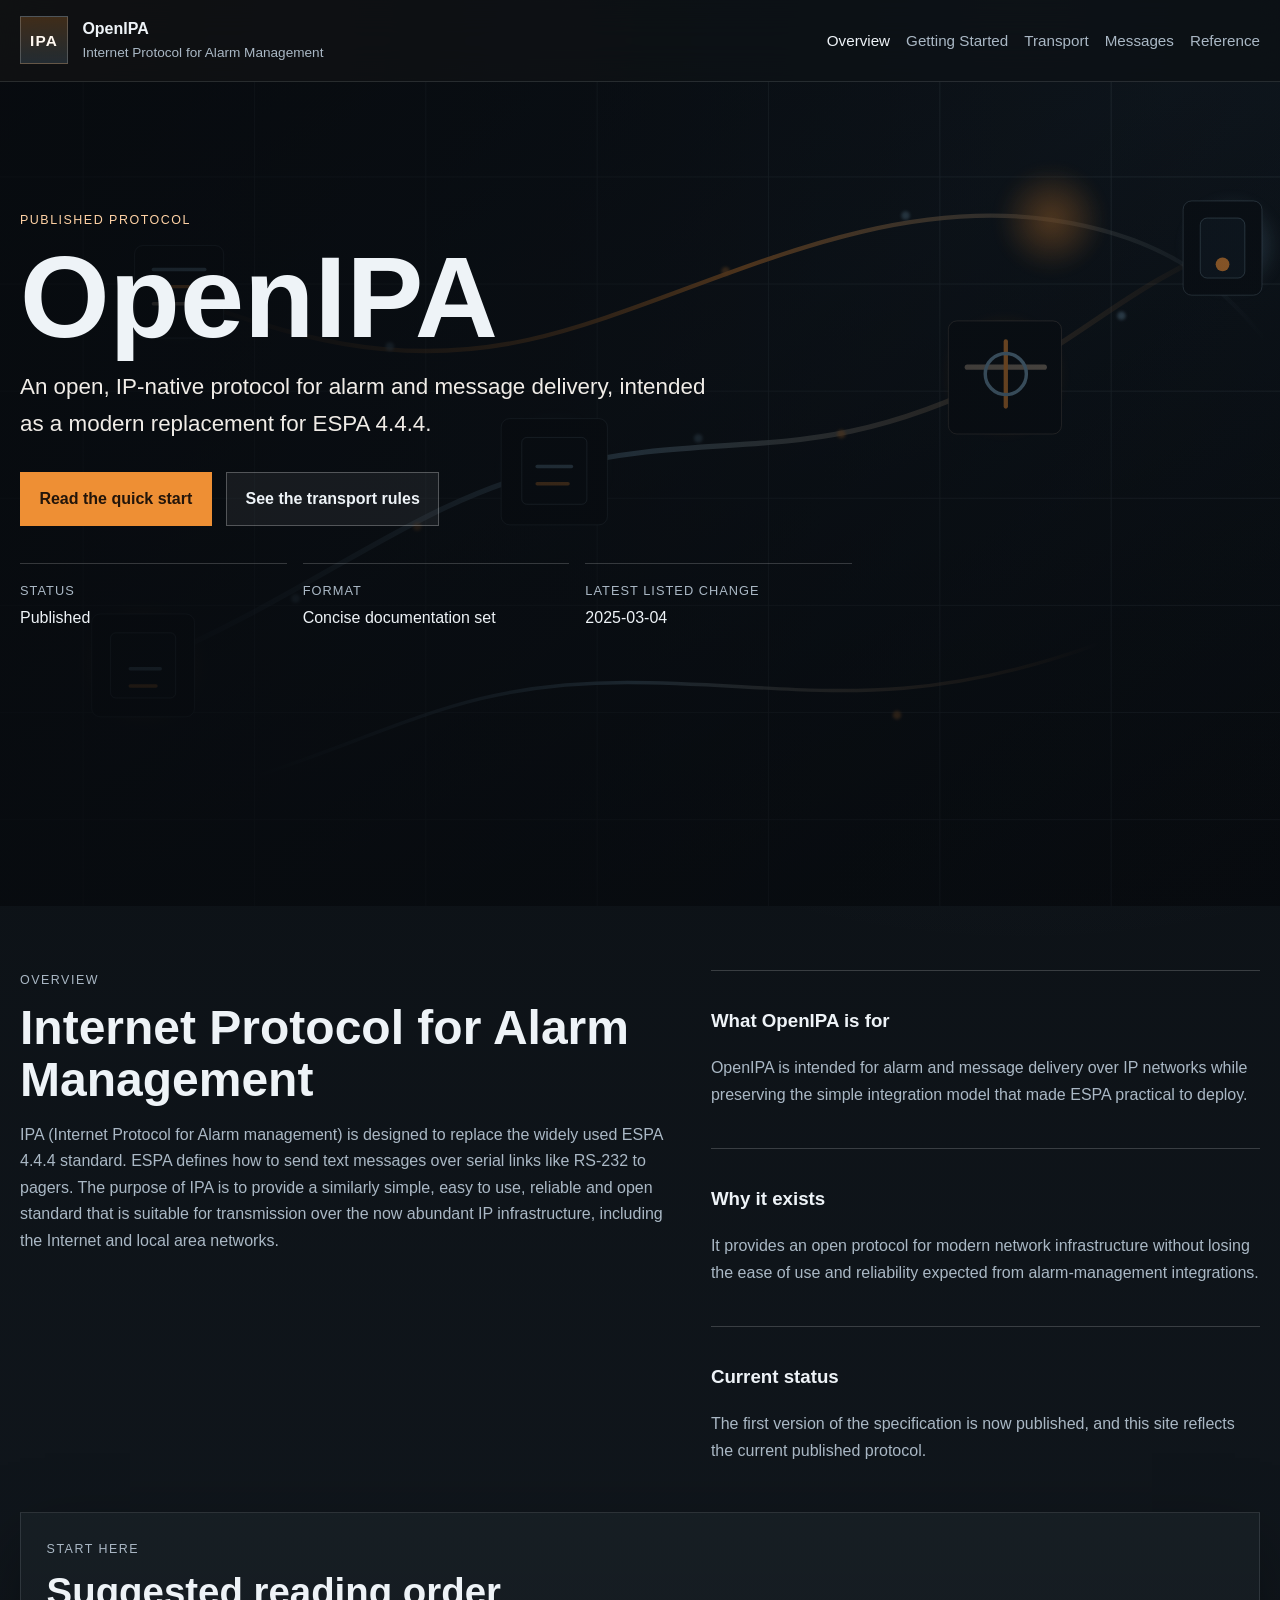
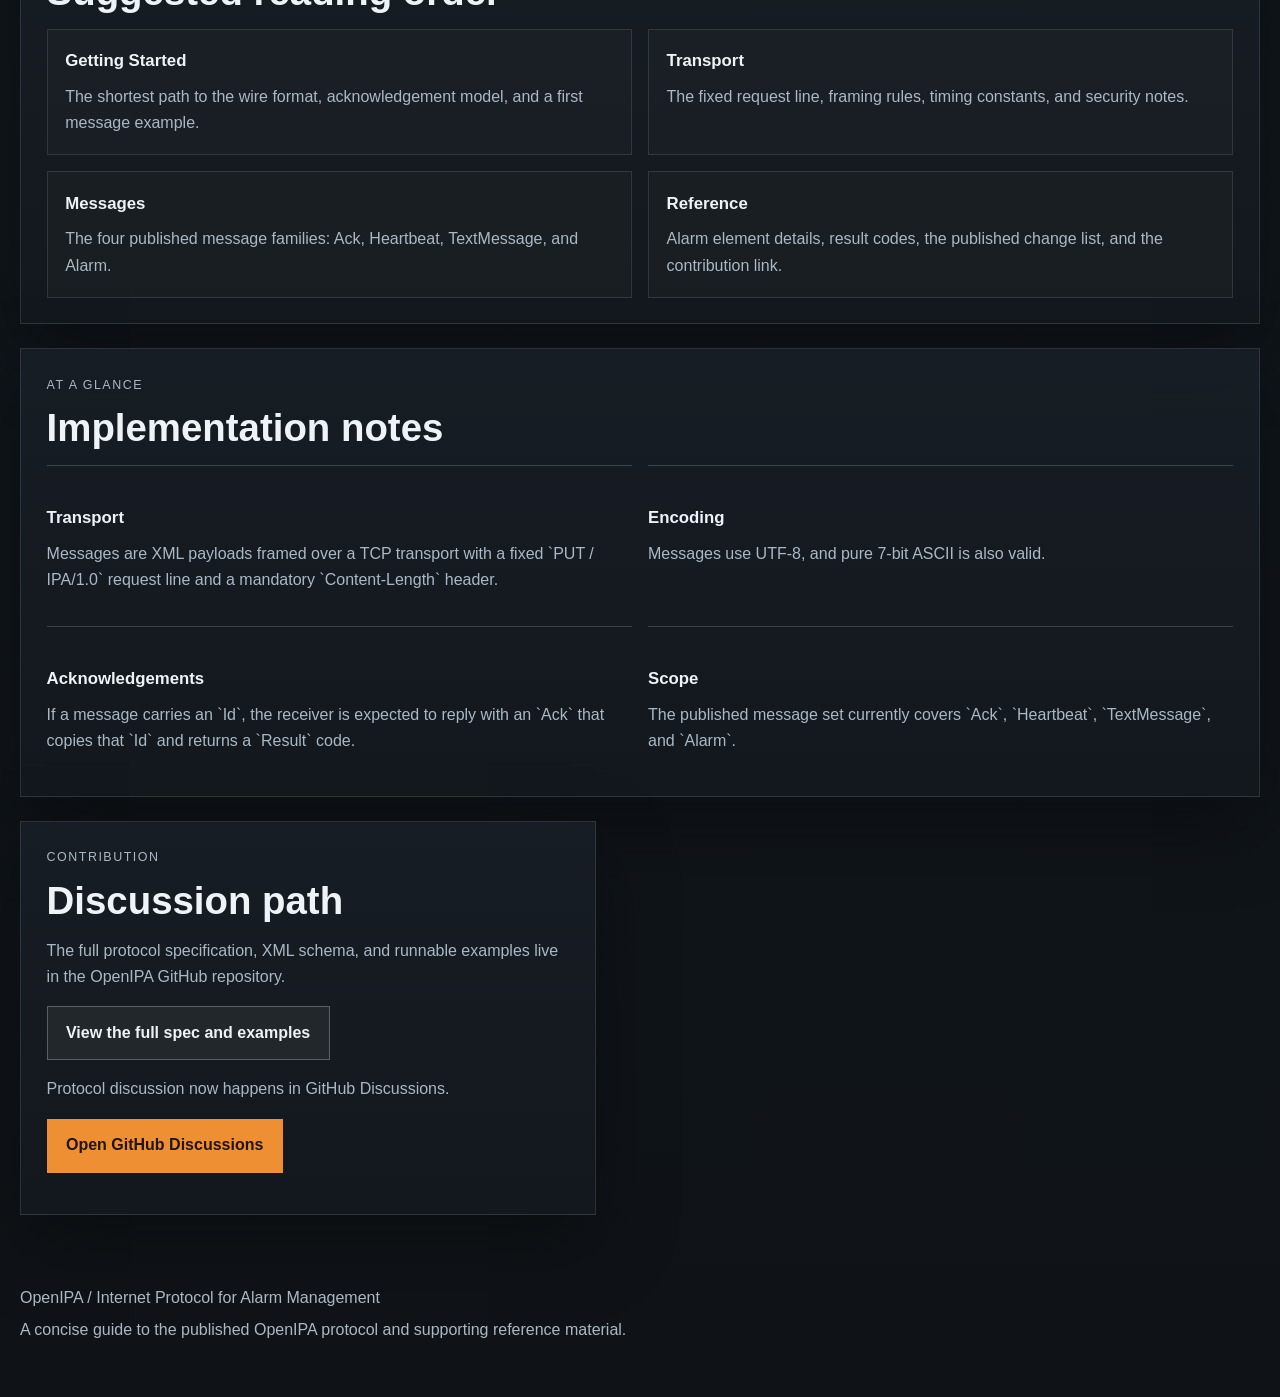
<file: index.html>
<!DOCTYPE html>
<html lang="en">
<head>
  <meta charset="utf-8">
  <meta name="viewport" content="width=device-width, initial-scale=1">
  <title>OpenIPA | Internet Protocol for Alarm Management</title>
  <meta name="description" content="OpenIPA is an open, IP-native protocol for alarm management. This site presents the published specification in a concise documentation set.">
  <link rel="stylesheet" href="assets/styles.css">
</head>
<body>
  <header class="site-header">
    <a class="brand" href="index.html" aria-label="OpenIPA home">
      <span class="brand-mark">IPA</span>
      <span class="brand-copy">
        <strong>OpenIPA</strong>
        <span>Internet Protocol for Alarm Management</span>
      </span>
    </a>
    <nav class="top-nav" aria-label="Primary">
      <a href="index.html">Overview</a>
      <a href="docs/getting-started.html">Getting Started</a>
      <a href="docs/transport.html">Transport</a>
      <a href="docs/messages.html">Messages</a>
      <a href="docs/reference.html">Reference</a>
    </nav>
    <button class="nav-toggle" type="button" aria-expanded="false" aria-controls="site-nav" data-nav-toggle>Menu</button>
  </header>

  <nav class="mobile-nav" id="site-nav" aria-label="Mobile" data-mobile-nav>
    <a href="index.html">Overview</a>
    <a href="docs/getting-started.html">Getting Started</a>
    <a href="docs/transport.html">Transport</a>
    <a href="docs/messages.html">Messages</a>
    <a href="docs/reference.html">Reference</a>
  </nav>

  <main>
    <section class="hero hero-home">
      <div class="hero-media">
        <img src="assets/hero.svg" alt="A network-oriented visual representing alarm messages moving across IP infrastructure.">
      </div>
      <div class="hero-overlay"></div>
      <div class="hero-content">
        <p class="eyebrow">Published protocol</p>
        <h1>OpenIPA</h1>
        <p class="hero-text">An open, IP-native protocol for alarm and message delivery, intended as a modern replacement for ESPA 4.4.4.</p>
        <div class="hero-actions">
          <a class="button button-primary" href="docs/getting-started.html">Read the quick start</a>
          <a class="button button-secondary" href="docs/transport.html">See the transport rules</a>
        </div>
        <dl class="status-strip">
          <div>
            <dt>Status</dt>
            <dd>Published</dd>
          </div>
          <div>
            <dt>Format</dt>
            <dd>Concise documentation set</dd>
          </div>
          <div>
            <dt>Latest listed change</dt>
            <dd>2025-03-04</dd>
          </div>
        </dl>
      </div>
    </section>

    <section class="intro-band">
      <div class="intro-copy">
        <p class="section-kicker">Overview</p>
        <h2>Internet Protocol for Alarm Management</h2>
        <p>IPA (Internet Protocol for Alarm management) is designed to replace the widely used ESPA 4.4.4 standard. ESPA defines how to send text messages over serial links like RS-232 to pagers. The purpose of IPA is to provide a similarly simple, easy to use, reliable and open standard that is suitable for transmission over the now abundant IP infrastructure, including the Internet and local area networks.</p>
      </div>
      <div class="intro-list">
        <div>
          <h3>What OpenIPA is for</h3>
          <p>OpenIPA is intended for alarm and message delivery over IP networks while preserving the simple integration model that made ESPA practical to deploy.</p>
        </div>
        <div>
          <h3>Why it exists</h3>
          <p>It provides an open protocol for modern network infrastructure without losing the ease of use and reliability expected from alarm-management integrations.</p>
        </div>
        <div>
          <h3>Current status</h3>
          <p>The first version of the specification is now published, and this site reflects the current published protocol.</p>
        </div>
      </div>
    </section>

    <section class="home-grid">
      <article class="panel">
        <p class="section-kicker">Start here</p>
        <h2>Suggested reading order</h2>
        <div class="card-grid">
          <a class="doc-card" href="docs/getting-started.html">
            <h3>Getting Started</h3>
            <p>The shortest path to the wire format, acknowledgement model, and a first message example.</p>
          </a>
          <a class="doc-card" href="docs/transport.html">
            <h3>Transport</h3>
            <p>The fixed request line, framing rules, timing constants, and security notes.</p>
          </a>
          <a class="doc-card" href="docs/messages.html">
            <h3>Messages</h3>
            <p>The four published message families: Ack, Heartbeat, TextMessage, and Alarm.</p>
          </a>
          <a class="doc-card" href="docs/reference.html">
            <h3>Reference</h3>
            <p>Alarm element details, result codes, the published change list, and the contribution link.</p>
          </a>
        </div>
      </article>

      <article class="panel">
        <p class="section-kicker">At a glance</p>
        <h2>Implementation notes</h2>
        <div class="glance-grid">
          <div>
            <h3>Transport</h3>
            <p>Messages are XML payloads framed over a TCP transport with a fixed `PUT / IPA/1.0` request line and a mandatory `Content-Length` header.</p>
          </div>
          <div>
            <h3>Encoding</h3>
            <p>Messages use UTF-8, and pure 7-bit ASCII is also valid.</p>
          </div>
          <div>
            <h3>Acknowledgements</h3>
            <p>If a message carries an `Id`, the receiver is expected to reply with an `Ack` that copies that `Id` and returns a `Result` code.</p>
          </div>
          <div>
            <h3>Scope</h3>
            <p>The published message set currently covers `Ack`, `Heartbeat`, `TextMessage`, and `Alarm`.</p>
          </div>
        </div>
      </article>

      <article class="panel panel-slim">
        <p class="section-kicker">Contribution</p>
        <h2>Discussion path</h2>
        <p>The full protocol specification, XML schema, and runnable examples live in the OpenIPA GitHub repository.</p>
        <p><a class="button button-secondary" href="https://github.com/bxosolutionsab/openipa" target="_blank" rel="noreferrer">View the full spec and examples</a></p>
        <p>Protocol discussion now happens in GitHub Discussions.</p>
        <p><a class="button button-primary" href="https://github.com/bxosolutionsab/openipa/discussions" target="_blank" rel="noreferrer">Open GitHub Discussions</a></p>
      </article>
    </section>
  </main>

  <footer class="site-footer">
    <p>OpenIPA / Internet Protocol for Alarm Management</p>
    <p>A concise guide to the published OpenIPA protocol and supporting reference material.</p>
  </footer>

  <script src="assets/app.js"></script>
</body>
</html>
</file>
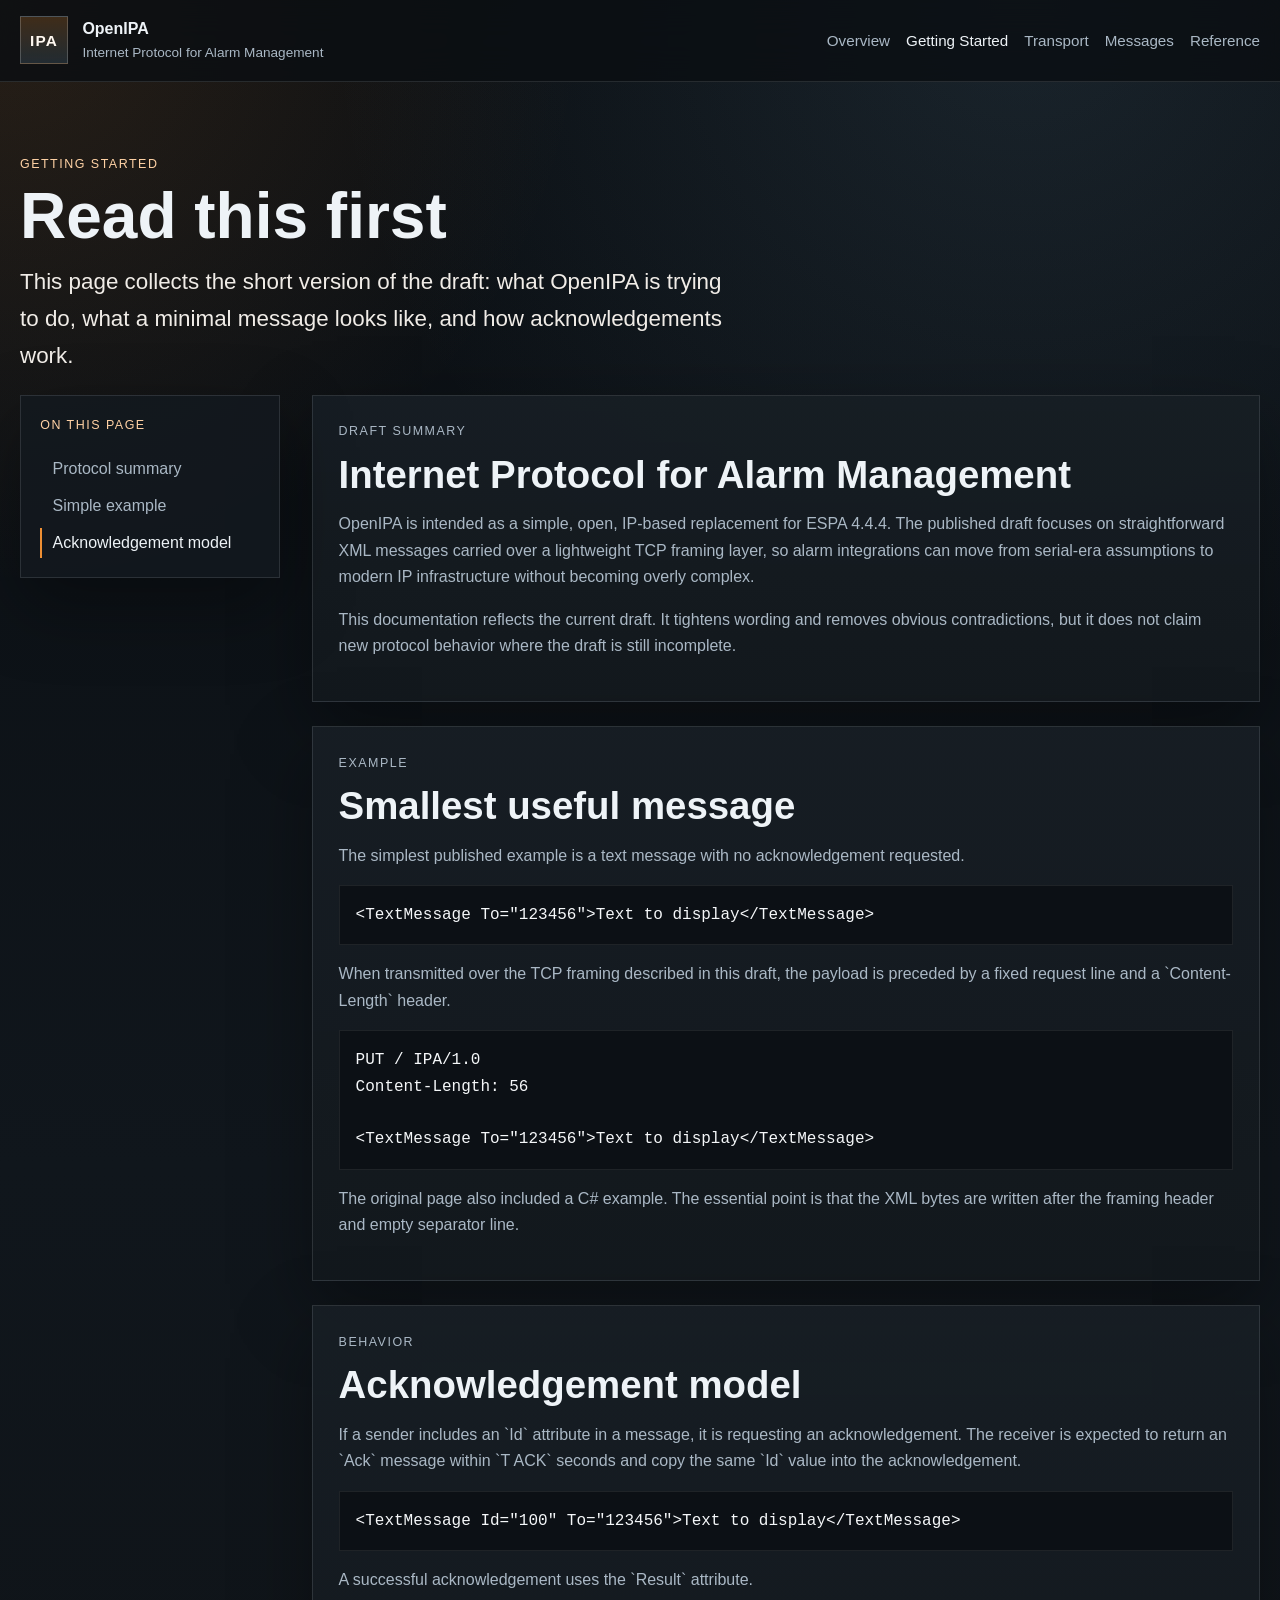
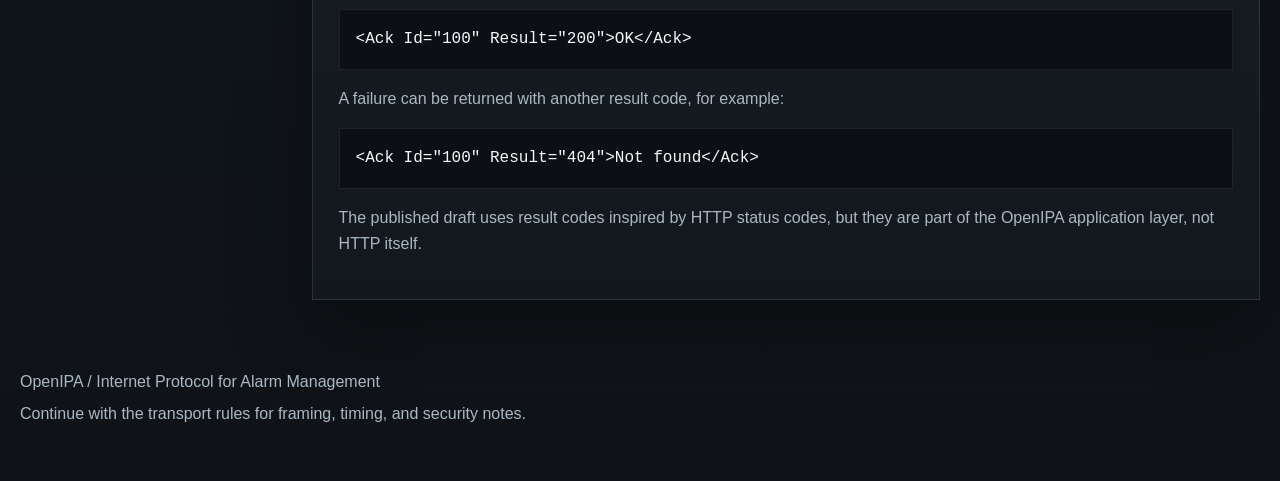
<file: docs/getting-started.html>
<!DOCTYPE html>
<html lang="en">
<head>
  <meta charset="utf-8">
  <meta name="viewport" content="width=device-width, initial-scale=1">
  <title>OpenIPA | Getting Started</title>
  <meta name="description" content="OpenIPA quick start: protocol intent, a first message example, and the acknowledgement model.">
  <link rel="stylesheet" href="../assets/styles.css">
</head>
<body>
  <header class="site-header">
    <a class="brand" href="../index.html" aria-label="OpenIPA home">
      <span class="brand-mark">IPA</span>
      <span class="brand-copy">
        <strong>OpenIPA</strong>
        <span>Internet Protocol for Alarm Management</span>
      </span>
    </a>
    <nav class="top-nav" aria-label="Primary">
      <a href="../index.html">Overview</a>
      <a href="getting-started.html">Getting Started</a>
      <a href="transport.html">Transport</a>
      <a href="messages.html">Messages</a>
      <a href="reference.html">Reference</a>
    </nav>
    <button class="nav-toggle" type="button" aria-expanded="false" aria-controls="site-nav" data-nav-toggle>Menu</button>
  </header>

  <nav class="mobile-nav" id="site-nav" aria-label="Mobile" data-mobile-nav>
    <a href="../index.html">Overview</a>
    <a href="getting-started.html">Getting Started</a>
    <a href="transport.html">Transport</a>
    <a href="messages.html">Messages</a>
    <a href="reference.html">Reference</a>
  </nav>

  <main class="docs-main">
    <section class="page-intro">
      <p class="eyebrow">Getting Started</p>
      <h1>Read this first</h1>
      <p>This page collects the short version of the draft: what OpenIPA is trying to do, what a minimal message looks like, and how acknowledgements work.</p>
    </section>

    <section class="content-shell">
      <aside class="toc" data-page-nav>
        <p class="toc-title">On this page</p>
        <a href="#protocol">Protocol summary</a>
        <a href="#simple-example">Simple example</a>
        <a href="#acknowledgement">Acknowledgement model</a>
      </aside>

      <div class="content-flow">
        <section class="panel" id="protocol">
          <p class="section-kicker">Draft summary</p>
          <h2>Internet Protocol for Alarm Management</h2>
          <p>OpenIPA is intended as a simple, open, IP-based replacement for ESPA 4.4.4. The published draft focuses on straightforward XML messages carried over a lightweight TCP framing layer, so alarm integrations can move from serial-era assumptions to modern IP infrastructure without becoming overly complex.</p>
          <p>This documentation reflects the current draft. It tightens wording and removes obvious contradictions, but it does not claim new protocol behavior where the draft is still incomplete.</p>
        </section>

        <section class="panel" id="simple-example">
          <p class="section-kicker">Example</p>
          <h2>Smallest useful message</h2>
          <p>The simplest published example is a text message with no acknowledgement requested.</p>
          <pre><code>&lt;TextMessage To="123456"&gt;Text to display&lt;/TextMessage&gt;</code></pre>
          <p>When transmitted over the TCP framing described in this draft, the payload is preceded by a fixed request line and a `Content-Length` header.</p>
          <pre><code>PUT / IPA/1.0
Content-Length: 56

&lt;TextMessage To="123456"&gt;Text to display&lt;/TextMessage&gt;</code></pre>
          <p>The original page also included a C# example. The essential point is that the XML bytes are written after the framing header and empty separator line.</p>
        </section>

        <section class="panel" id="acknowledgement">
          <p class="section-kicker">Behavior</p>
          <h2>Acknowledgement model</h2>
          <p>If a sender includes an `Id` attribute in a message, it is requesting an acknowledgement. The receiver is expected to return an `Ack` message within `T ACK` seconds and copy the same `Id` value into the acknowledgement.</p>
          <pre><code>&lt;TextMessage Id="100" To="123456"&gt;Text to display&lt;/TextMessage&gt;</code></pre>
          <p>A successful acknowledgement uses the `Result` attribute.</p>
          <pre><code>&lt;Ack Id="100" Result="200"&gt;OK&lt;/Ack&gt;</code></pre>
          <p>A failure can be returned with another result code, for example:</p>
          <pre><code>&lt;Ack Id="100" Result="404"&gt;Not found&lt;/Ack&gt;</code></pre>
          <p>The published draft uses result codes inspired by HTTP status codes, but they are part of the OpenIPA application layer, not HTTP itself.</p>
        </section>
      </div>
    </section>
  </main>

  <footer class="site-footer">
    <p>OpenIPA / Internet Protocol for Alarm Management</p>
    <p>Continue with the transport rules for framing, timing, and security notes.</p>
  </footer>

  <script src="../assets/app.js"></script>
</body>
</html>
</file>
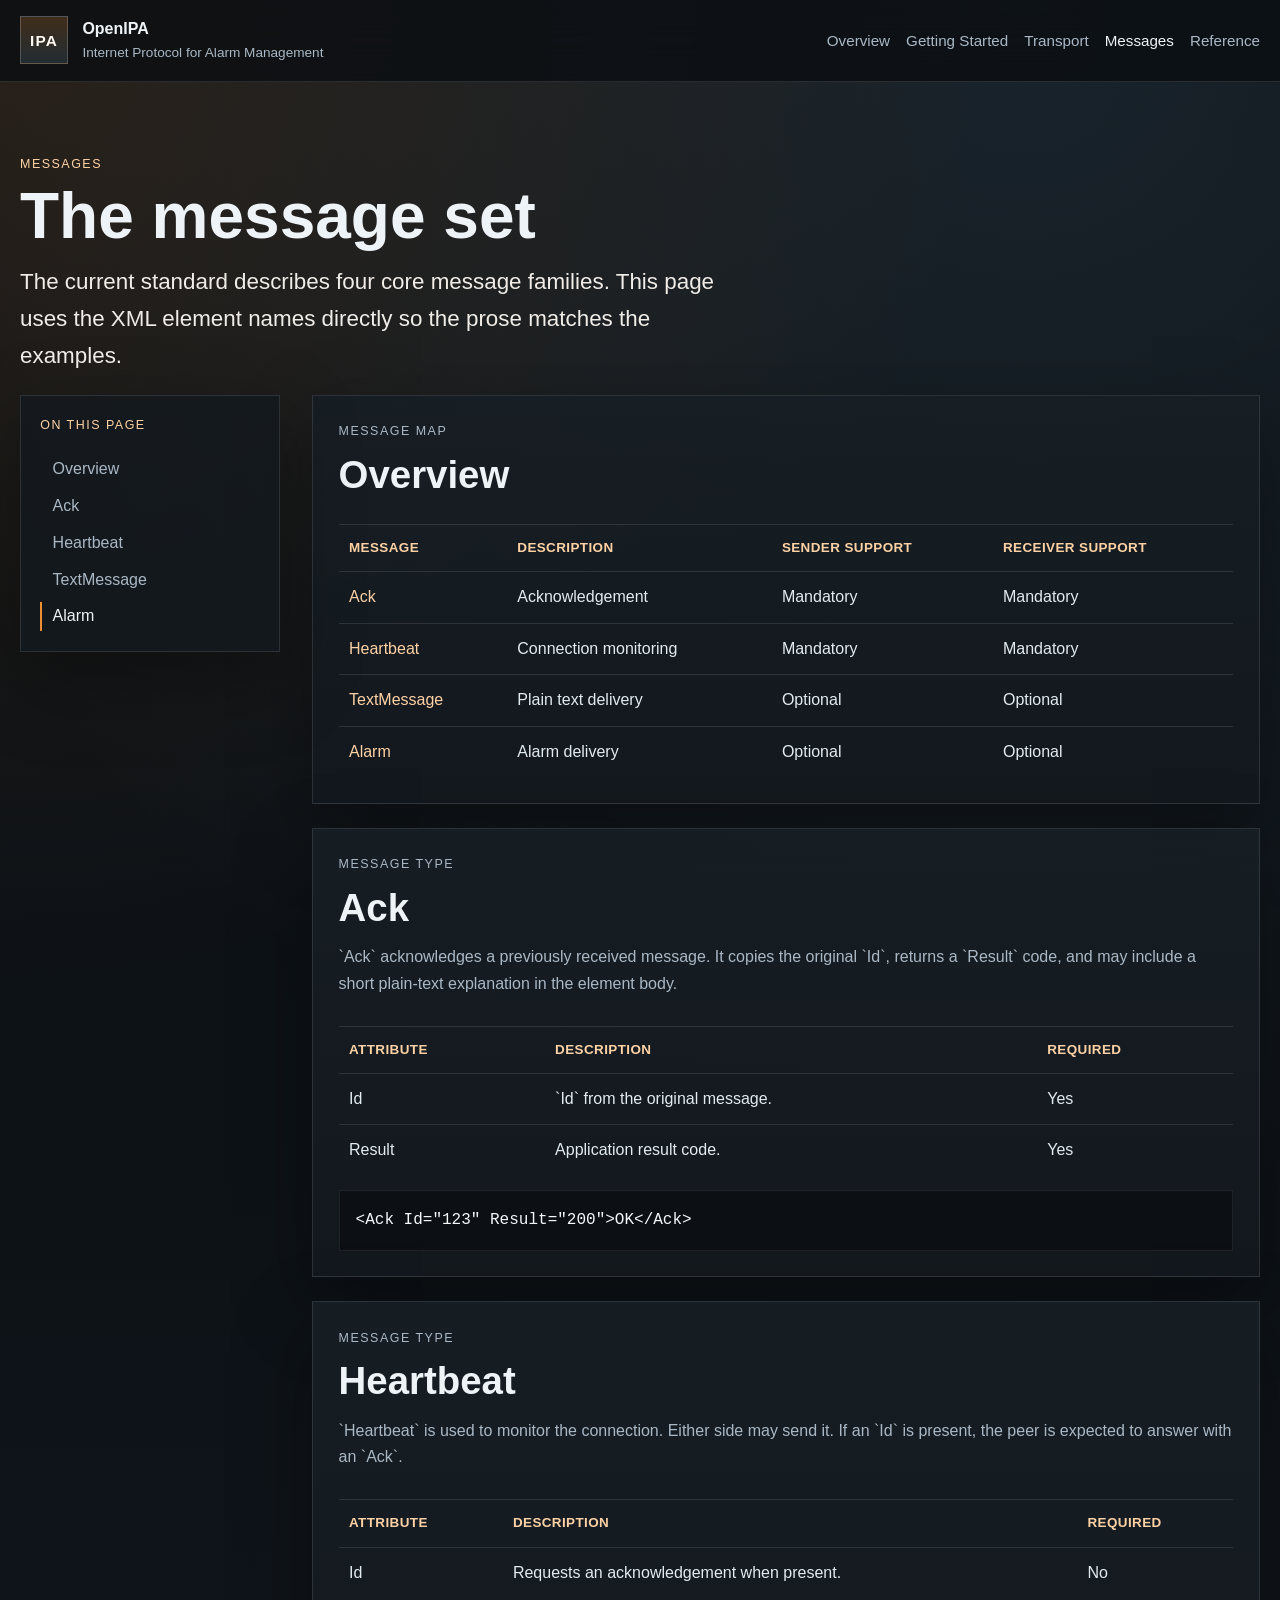
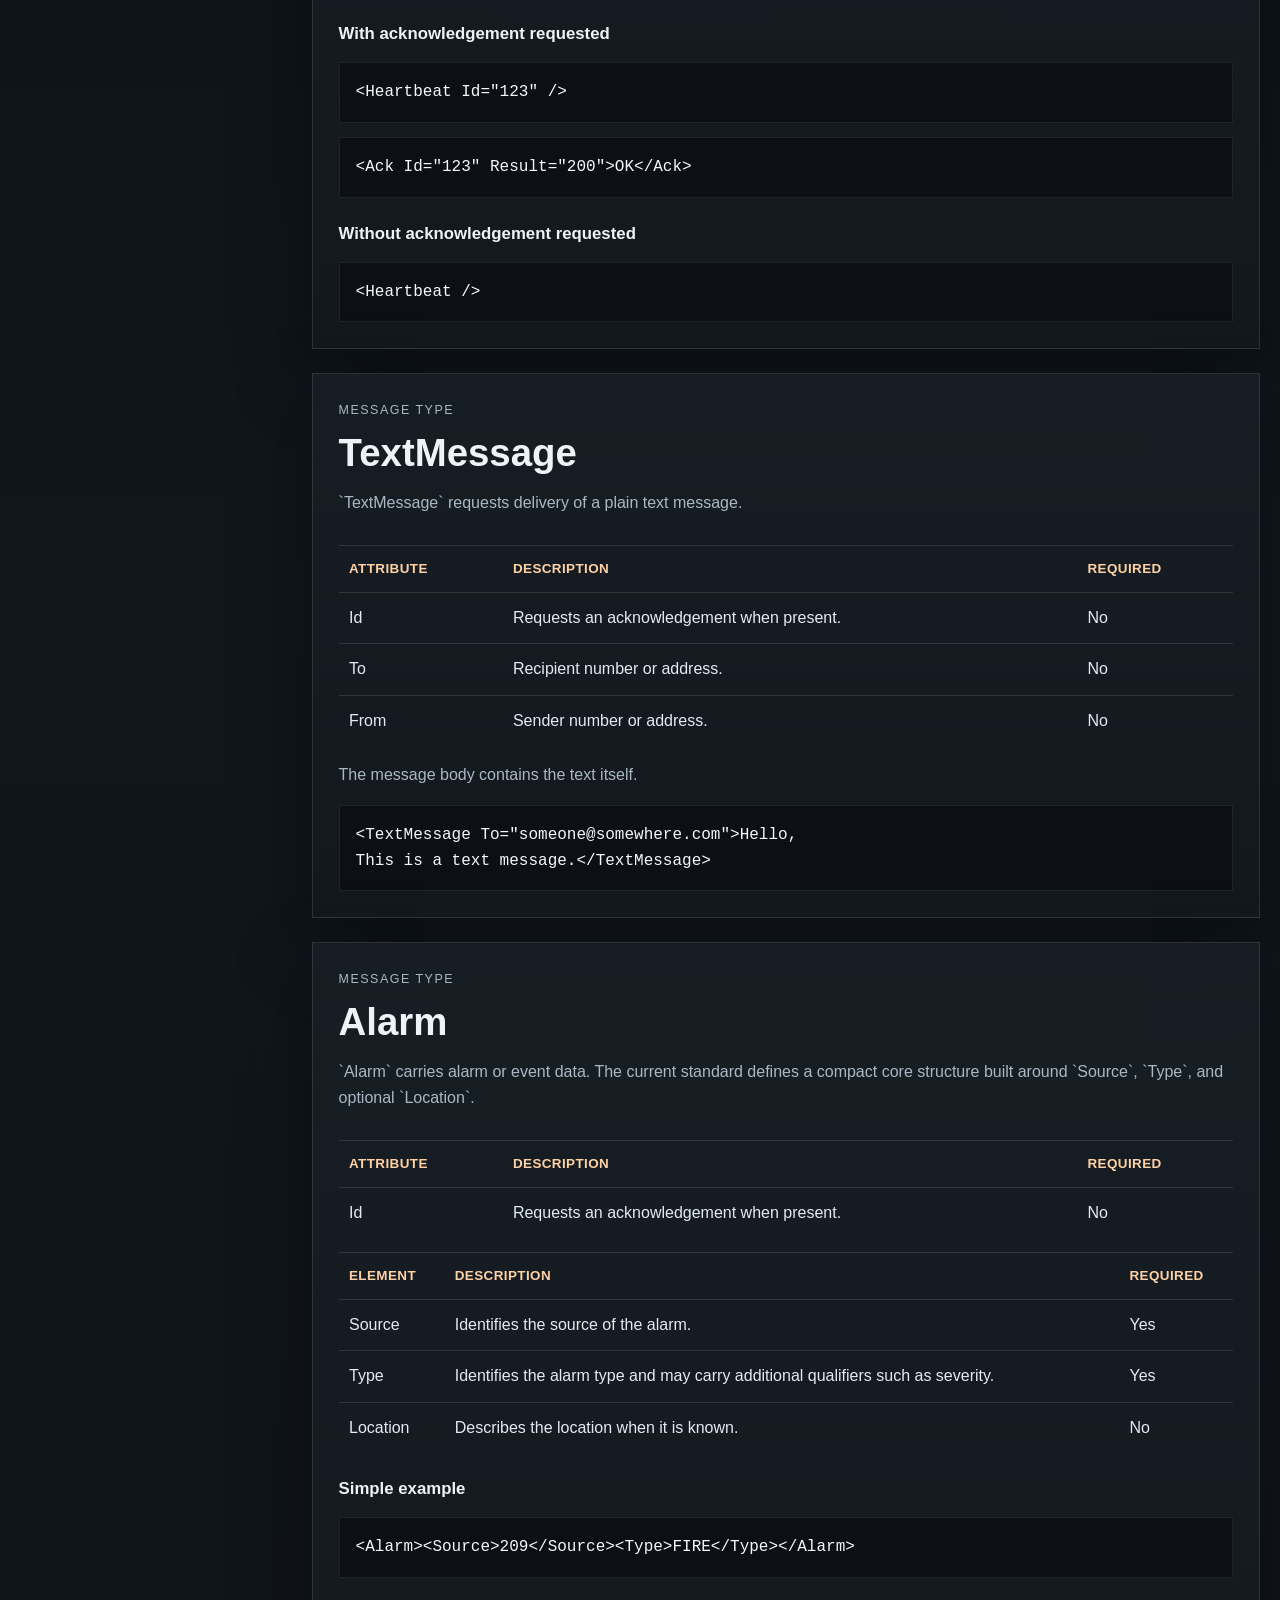
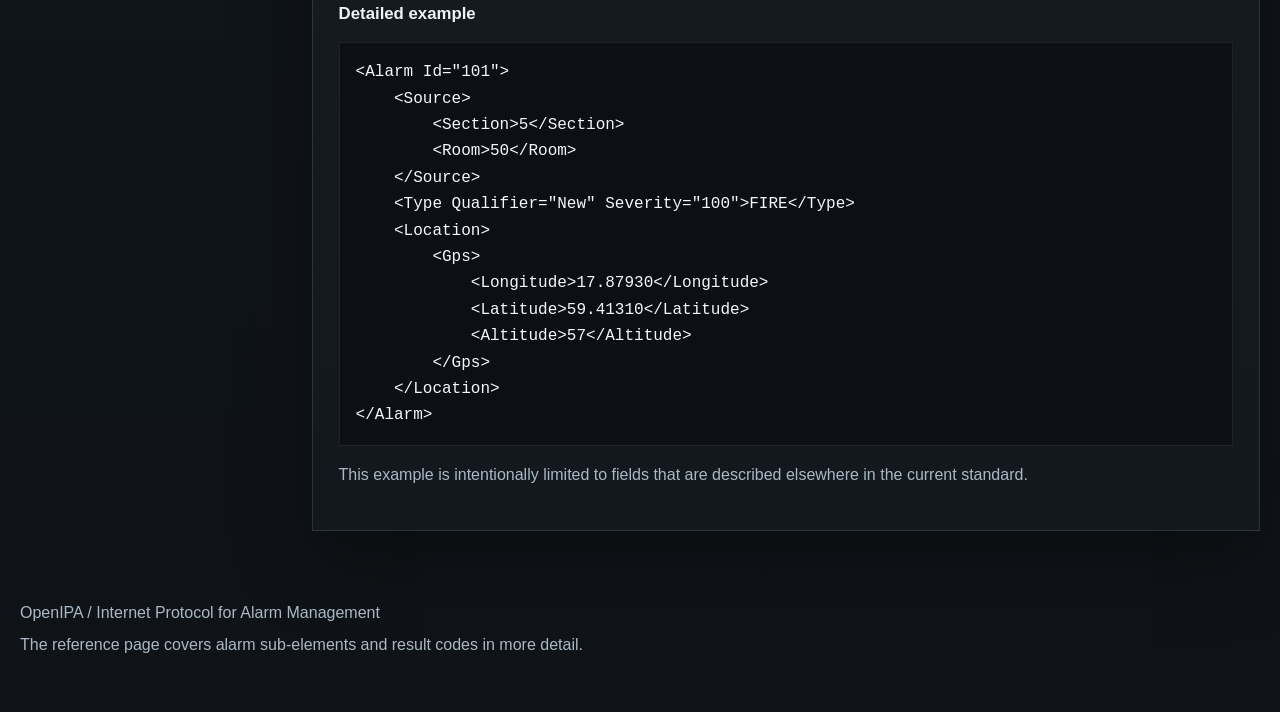
<file: docs/messages.html>
<!DOCTYPE html>
<html lang="en">
<head>
  <meta charset="utf-8">
  <meta name="viewport" content="width=device-width, initial-scale=1">
  <title>OpenIPA | Messages</title>
  <meta name="description" content="OpenIPA message reference for Ack, Heartbeat, TextMessage, and Alarm.">
  <link rel="stylesheet" href="../assets/styles.css">
</head>
<body>
  <header class="site-header">
    <a class="brand" href="../index.html" aria-label="OpenIPA home">
      <span class="brand-mark">IPA</span>
      <span class="brand-copy">
        <strong>OpenIPA</strong>
        <span>Internet Protocol for Alarm Management</span>
      </span>
    </a>
    <nav class="top-nav" aria-label="Primary">
      <a href="../index.html">Overview</a>
      <a href="getting-started.html">Getting Started</a>
      <a href="transport.html">Transport</a>
      <a href="messages.html">Messages</a>
      <a href="reference.html">Reference</a>
    </nav>
    <button class="nav-toggle" type="button" aria-expanded="false" aria-controls="site-nav" data-nav-toggle>Menu</button>
  </header>

  <nav class="mobile-nav" id="site-nav" aria-label="Mobile" data-mobile-nav>
    <a href="../index.html">Overview</a>
    <a href="getting-started.html">Getting Started</a>
    <a href="transport.html">Transport</a>
    <a href="messages.html">Messages</a>
    <a href="reference.html">Reference</a>
  </nav>

  <main class="docs-main">
    <section class="page-intro">
      <p class="eyebrow">Messages</p>
      <h1>The message set</h1>
      <p>The current standard describes four core message families. This page uses the XML element names directly so the prose matches the examples.</p>
    </section>

    <section class="content-shell">
      <aside class="toc" data-page-nav>
        <p class="toc-title">On this page</p>
        <a href="#overview">Overview</a>
        <a href="#ack">Ack</a>
        <a href="#heartbeat">Heartbeat</a>
        <a href="#textmessage">TextMessage</a>
        <a href="#alarm">Alarm</a>
      </aside>

      <div class="content-flow">
        <section class="panel" id="overview">
          <p class="section-kicker">Message map</p>
          <h2>Overview</h2>
          <div class="table-wrap">
            <table>
              <thead>
                <tr>
                  <th>Message</th>
                  <th>Description</th>
                  <th>Sender support</th>
                  <th>Receiver support</th>
                </tr>
              </thead>
              <tbody>
                <tr><td><a href="#ack">Ack</a></td><td>Acknowledgement</td><td>Mandatory</td><td>Mandatory</td></tr>
                <tr><td><a href="#heartbeat">Heartbeat</a></td><td>Connection monitoring</td><td>Mandatory</td><td>Mandatory</td></tr>
                <tr><td><a href="#textmessage">TextMessage</a></td><td>Plain text delivery</td><td>Optional</td><td>Optional</td></tr>
                <tr><td><a href="#alarm">Alarm</a></td><td>Alarm delivery</td><td>Optional</td><td>Optional</td></tr>
              </tbody>
            </table>
          </div>
        </section>

        <section class="panel" id="ack">
          <p class="section-kicker">Message type</p>
          <h2>Ack</h2>
          <p>`Ack` acknowledges a previously received message. It copies the original `Id`, returns a `Result` code, and may include a short plain-text explanation in the element body.</p>
          <div class="table-wrap">
            <table>
              <thead>
                <tr>
                  <th>Attribute</th>
                  <th>Description</th>
                  <th>Required</th>
                </tr>
              </thead>
              <tbody>
                <tr><td>Id</td><td>`Id` from the original message.</td><td>Yes</td></tr>
                <tr><td>Result</td><td>Application result code.</td><td>Yes</td></tr>
              </tbody>
            </table>
          </div>
          <pre><code>&lt;Ack Id="123" Result="200"&gt;OK&lt;/Ack&gt;</code></pre>
        </section>

        <section class="panel" id="heartbeat">
          <p class="section-kicker">Message type</p>
          <h2>Heartbeat</h2>
          <p>`Heartbeat` is used to monitor the connection. Either side may send it. If an `Id` is present, the peer is expected to answer with an `Ack`.</p>
          <div class="table-wrap">
            <table>
              <thead>
                <tr>
                  <th>Attribute</th>
                  <th>Description</th>
                  <th>Required</th>
                </tr>
              </thead>
              <tbody>
                <tr><td>Id</td><td>Requests an acknowledgement when present.</td><td>No</td></tr>
              </tbody>
            </table>
          </div>
          <h3>With acknowledgement requested</h3>
          <pre><code>&lt;Heartbeat Id="123" /&gt;</code></pre>
          <pre><code>&lt;Ack Id="123" Result="200"&gt;OK&lt;/Ack&gt;</code></pre>
          <h3>Without acknowledgement requested</h3>
          <pre><code>&lt;Heartbeat /&gt;</code></pre>
        </section>

        <section class="panel" id="textmessage">
          <p class="section-kicker">Message type</p>
          <h2>TextMessage</h2>
          <p>`TextMessage` requests delivery of a plain text message.</p>
          <div class="table-wrap">
            <table>
              <thead>
                <tr>
                  <th>Attribute</th>
                  <th>Description</th>
                  <th>Required</th>
                </tr>
              </thead>
              <tbody>
                <tr><td>Id</td><td>Requests an acknowledgement when present.</td><td>No</td></tr>
                <tr><td>To</td><td>Recipient number or address.</td><td>No</td></tr>
                <tr><td>From</td><td>Sender number or address.</td><td>No</td></tr>
              </tbody>
            </table>
          </div>
          <p>The message body contains the text itself.</p>
          <pre><code>&lt;TextMessage To="someone@somewhere.com"&gt;Hello,
This is a text message.&lt;/TextMessage&gt;</code></pre>
        </section>

        <section class="panel" id="alarm">
          <p class="section-kicker">Message type</p>
          <h2>Alarm</h2>
          <p>`Alarm` carries alarm or event data. The current standard defines a compact core structure built around `Source`, `Type`, and optional `Location`.</p>
          <div class="table-wrap">
            <table>
              <thead>
                <tr>
                  <th>Attribute</th>
                  <th>Description</th>
                  <th>Required</th>
                </tr>
              </thead>
              <tbody>
                <tr><td>Id</td><td>Requests an acknowledgement when present.</td><td>No</td></tr>
              </tbody>
            </table>
          </div>
          <div class="table-wrap">
            <table>
              <thead>
                <tr>
                  <th>Element</th>
                  <th>Description</th>
                  <th>Required</th>
                </tr>
              </thead>
              <tbody>
                <tr><td>Source</td><td>Identifies the source of the alarm.</td><td>Yes</td></tr>
                <tr><td>Type</td><td>Identifies the alarm type and may carry additional qualifiers such as severity.</td><td>Yes</td></tr>
                <tr><td>Location</td><td>Describes the location when it is known.</td><td>No</td></tr>
              </tbody>
            </table>
          </div>
          <h3>Simple example</h3>
          <pre><code>&lt;Alarm&gt;&lt;Source&gt;209&lt;/Source&gt;&lt;Type&gt;FIRE&lt;/Type&gt;&lt;/Alarm&gt;</code></pre>
          <h3>Detailed example</h3>
          <pre><code>&lt;Alarm Id="101"&gt;
    &lt;Source&gt;
        &lt;Section&gt;5&lt;/Section&gt;
        &lt;Room&gt;50&lt;/Room&gt;
    &lt;/Source&gt;
    &lt;Type Qualifier="New" Severity="100"&gt;FIRE&lt;/Type&gt;
    &lt;Location&gt;
        &lt;Gps&gt;
            &lt;Longitude&gt;17.87930&lt;/Longitude&gt;
            &lt;Latitude&gt;59.41310&lt;/Latitude&gt;
            &lt;Altitude&gt;57&lt;/Altitude&gt;
        &lt;/Gps&gt;
    &lt;/Location&gt;
&lt;/Alarm&gt;</code></pre>
          <p>This example is intentionally limited to fields that are described elsewhere in the current standard.</p>
        </section>
      </div>
    </section>
  </main>

  <footer class="site-footer">
    <p>OpenIPA / Internet Protocol for Alarm Management</p>
    <p>The reference page covers alarm sub-elements and result codes in more detail.</p>
  </footer>

  <script src="../assets/app.js"></script>
</body>
</html>
</file>
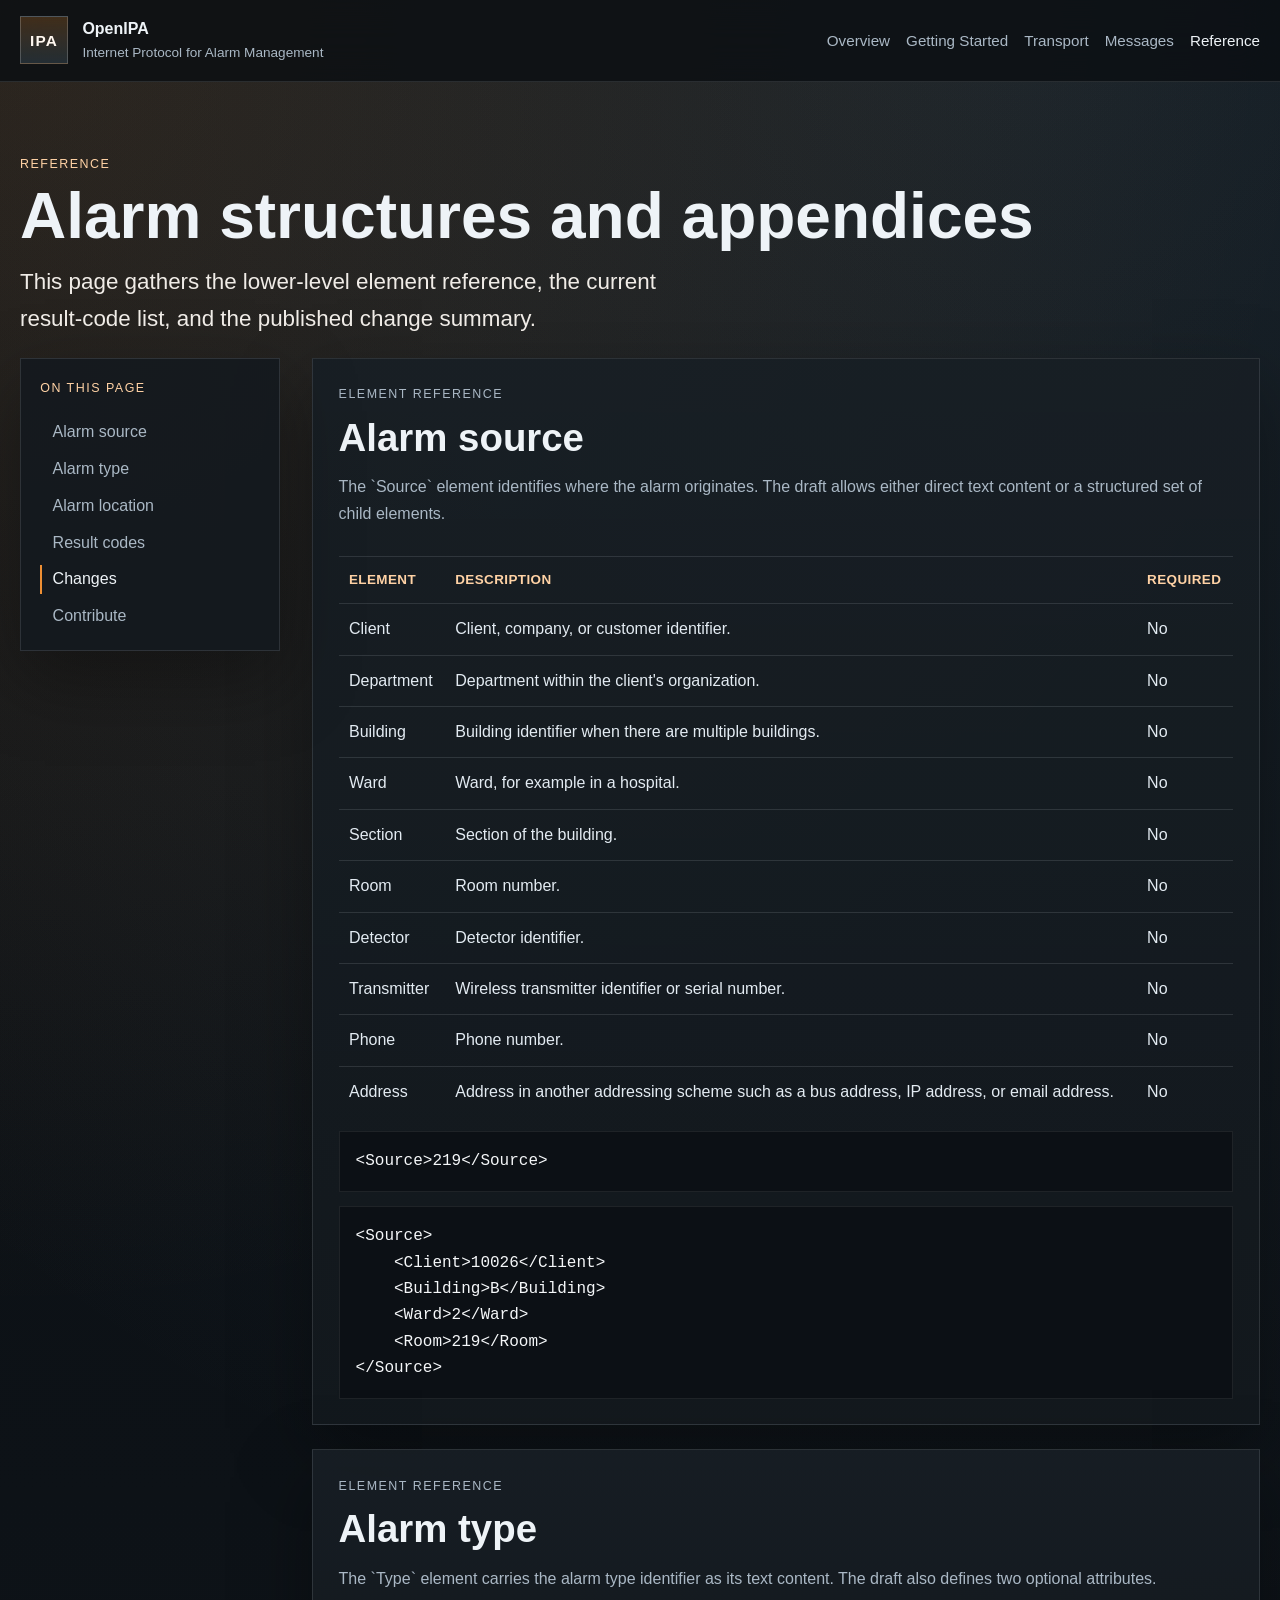
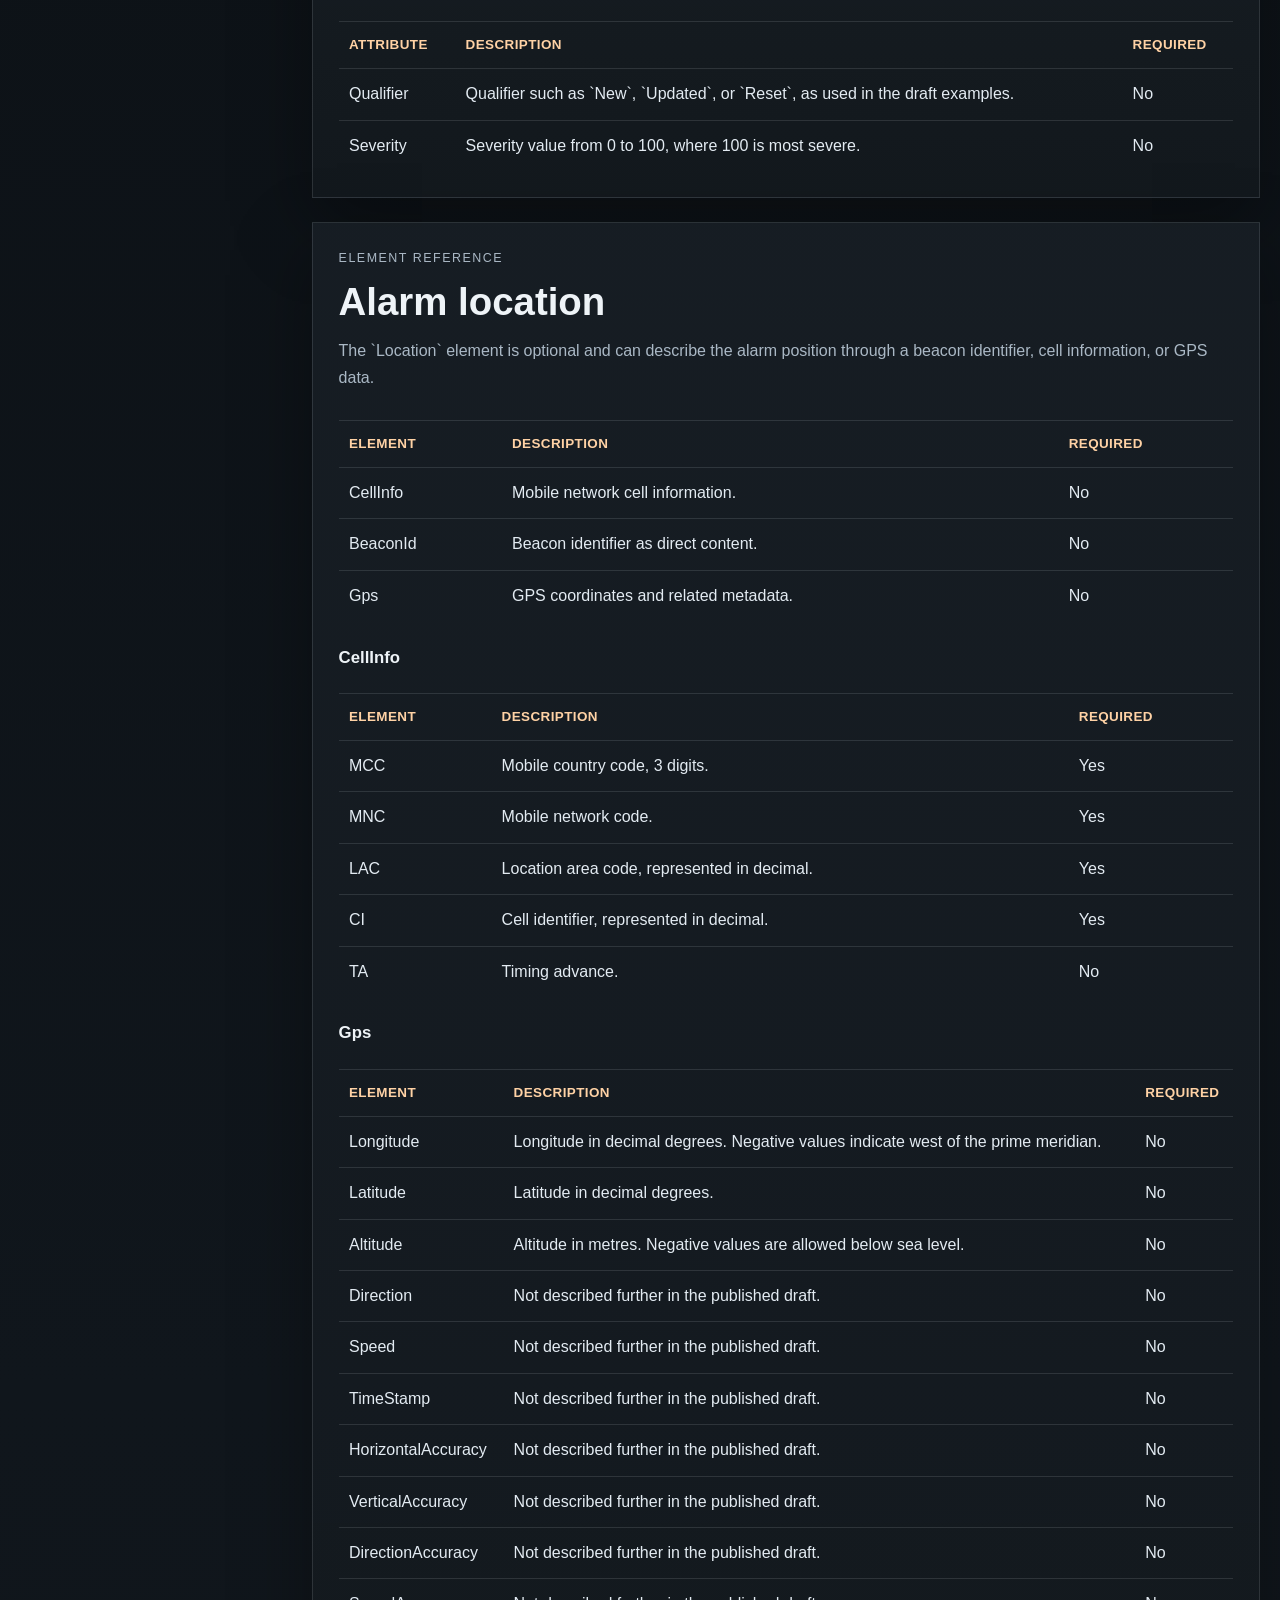
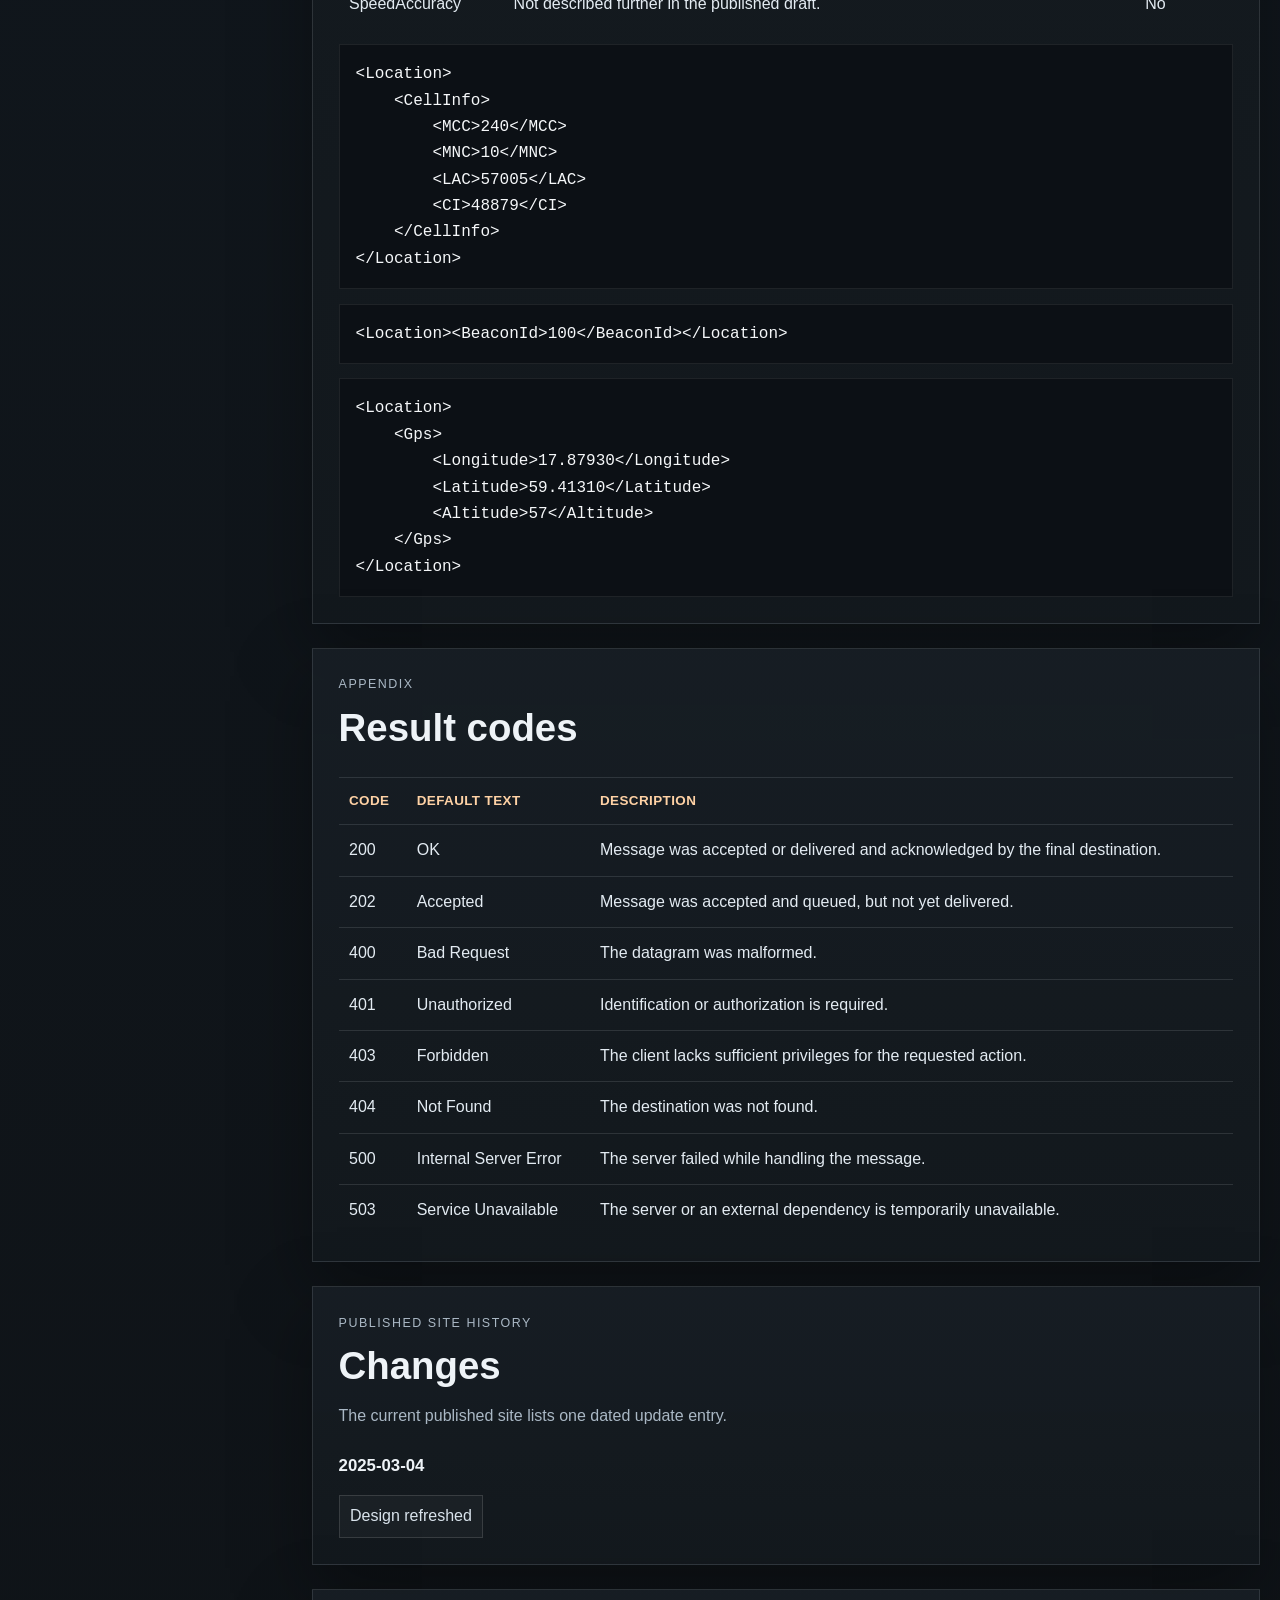
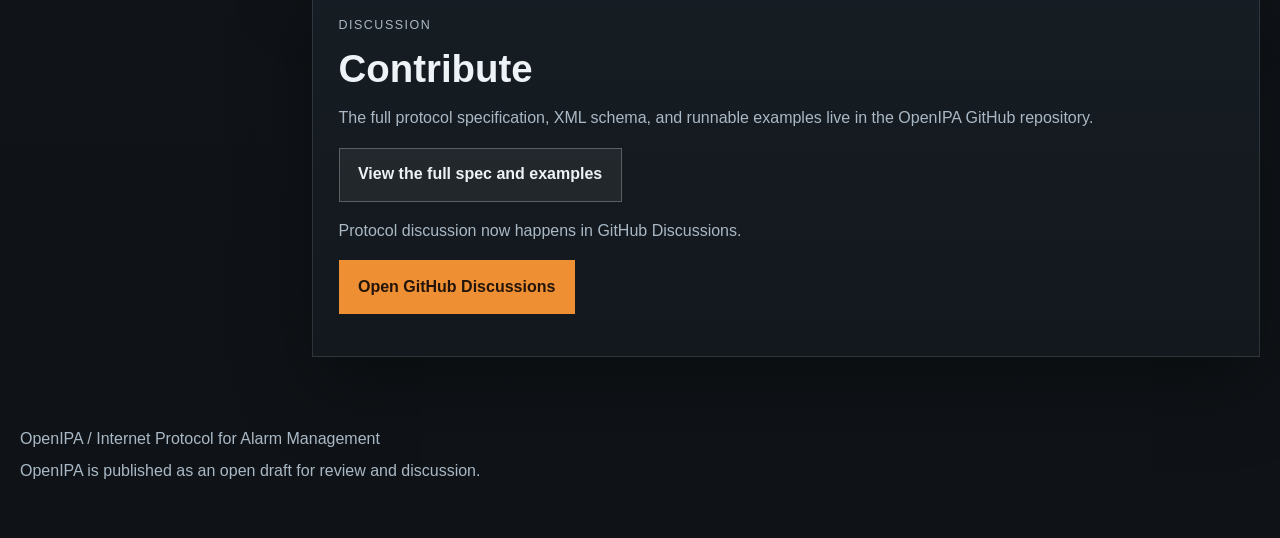
<file: docs/reference.html>
<!DOCTYPE html>
<html lang="en">
<head>
  <meta charset="utf-8">
  <meta name="viewport" content="width=device-width, initial-scale=1">
  <title>OpenIPA | Reference</title>
  <meta name="description" content="OpenIPA reference for alarm sub-elements, result codes, and current published site history.">
  <link rel="stylesheet" href="../assets/styles.css">
</head>
<body>
  <header class="site-header">
    <a class="brand" href="../index.html" aria-label="OpenIPA home">
      <span class="brand-mark">IPA</span>
      <span class="brand-copy">
        <strong>OpenIPA</strong>
        <span>Internet Protocol for Alarm Management</span>
      </span>
    </a>
    <nav class="top-nav" aria-label="Primary">
      <a href="../index.html">Overview</a>
      <a href="getting-started.html">Getting Started</a>
      <a href="transport.html">Transport</a>
      <a href="messages.html">Messages</a>
      <a href="reference.html">Reference</a>
    </nav>
    <button class="nav-toggle" type="button" aria-expanded="false" aria-controls="site-nav" data-nav-toggle>Menu</button>
  </header>

  <nav class="mobile-nav" id="site-nav" aria-label="Mobile" data-mobile-nav>
    <a href="../index.html">Overview</a>
    <a href="getting-started.html">Getting Started</a>
    <a href="transport.html">Transport</a>
    <a href="messages.html">Messages</a>
    <a href="reference.html">Reference</a>
  </nav>

  <main class="docs-main">
    <section class="page-intro">
      <p class="eyebrow">Reference</p>
      <h1>Alarm structures and appendices</h1>
      <p>This page gathers the lower-level element reference, the current result-code list, and the published change summary.</p>
    </section>

    <section class="content-shell">
      <aside class="toc" data-page-nav>
        <p class="toc-title">On this page</p>
        <a href="#alarm-source">Alarm source</a>
        <a href="#alarm-type">Alarm type</a>
        <a href="#alarm-location">Alarm location</a>
        <a href="#result-codes">Result codes</a>
        <a href="#changes">Changes</a>
        <a href="#contribute">Contribute</a>
      </aside>

      <div class="content-flow">
        <section class="panel" id="alarm-source">
          <p class="section-kicker">Element reference</p>
          <h2>Alarm source</h2>
          <p>The `Source` element identifies where the alarm originates. The draft allows either direct text content or a structured set of child elements.</p>
          <div class="table-wrap">
            <table>
              <thead>
                <tr>
                  <th>Element</th>
                  <th>Description</th>
                  <th>Required</th>
                </tr>
              </thead>
              <tbody>
                <tr><td>Client</td><td>Client, company, or customer identifier.</td><td>No</td></tr>
                <tr><td>Department</td><td>Department within the client's organization.</td><td>No</td></tr>
                <tr><td>Building</td><td>Building identifier when there are multiple buildings.</td><td>No</td></tr>
                <tr><td>Ward</td><td>Ward, for example in a hospital.</td><td>No</td></tr>
                <tr><td>Section</td><td>Section of the building.</td><td>No</td></tr>
                <tr><td>Room</td><td>Room number.</td><td>No</td></tr>
                <tr><td>Detector</td><td>Detector identifier.</td><td>No</td></tr>
                <tr><td>Transmitter</td><td>Wireless transmitter identifier or serial number.</td><td>No</td></tr>
                <tr><td>Phone</td><td>Phone number.</td><td>No</td></tr>
                <tr><td>Address</td><td>Address in another addressing scheme such as a bus address, IP address, or email address.</td><td>No</td></tr>
              </tbody>
            </table>
          </div>
          <pre><code>&lt;Source&gt;219&lt;/Source&gt;</code></pre>
          <pre><code>&lt;Source&gt;
    &lt;Client&gt;10026&lt;/Client&gt;
    &lt;Building&gt;B&lt;/Building&gt;
    &lt;Ward&gt;2&lt;/Ward&gt;
    &lt;Room&gt;219&lt;/Room&gt;
&lt;/Source&gt;</code></pre>
        </section>

        <section class="panel" id="alarm-type">
          <p class="section-kicker">Element reference</p>
          <h2>Alarm type</h2>
          <p>The `Type` element carries the alarm type identifier as its text content. The draft also defines two optional attributes.</p>
          <div class="table-wrap">
            <table>
              <thead>
                <tr>
                  <th>Attribute</th>
                  <th>Description</th>
                  <th>Required</th>
                </tr>
              </thead>
              <tbody>
                <tr><td>Qualifier</td><td>Qualifier such as `New`, `Updated`, or `Reset`, as used in the draft examples.</td><td>No</td></tr>
                <tr><td>Severity</td><td>Severity value from 0 to 100, where 100 is most severe.</td><td>No</td></tr>
              </tbody>
            </table>
          </div>
        </section>

        <section class="panel" id="alarm-location">
          <p class="section-kicker">Element reference</p>
          <h2>Alarm location</h2>
          <p>The `Location` element is optional and can describe the alarm position through a beacon identifier, cell information, or GPS data.</p>
          <div class="table-wrap">
            <table>
              <thead>
                <tr>
                  <th>Element</th>
                  <th>Description</th>
                  <th>Required</th>
                </tr>
              </thead>
              <tbody>
                <tr><td>CellInfo</td><td>Mobile network cell information.</td><td>No</td></tr>
                <tr><td>BeaconId</td><td>Beacon identifier as direct content.</td><td>No</td></tr>
                <tr><td>Gps</td><td>GPS coordinates and related metadata.</td><td>No</td></tr>
              </tbody>
            </table>
          </div>

          <h3>CellInfo</h3>
          <div class="table-wrap">
            <table>
              <thead>
                <tr>
                  <th>Element</th>
                  <th>Description</th>
                  <th>Required</th>
                </tr>
              </thead>
              <tbody>
                <tr><td>MCC</td><td>Mobile country code, 3 digits.</td><td>Yes</td></tr>
                <tr><td>MNC</td><td>Mobile network code.</td><td>Yes</td></tr>
                <tr><td>LAC</td><td>Location area code, represented in decimal.</td><td>Yes</td></tr>
                <tr><td>CI</td><td>Cell identifier, represented in decimal.</td><td>Yes</td></tr>
                <tr><td>TA</td><td>Timing advance.</td><td>No</td></tr>
              </tbody>
            </table>
          </div>

          <h3>Gps</h3>
          <div class="table-wrap">
            <table>
              <thead>
                <tr>
                  <th>Element</th>
                  <th>Description</th>
                  <th>Required</th>
                </tr>
              </thead>
              <tbody>
                <tr><td>Longitude</td><td>Longitude in decimal degrees. Negative values indicate west of the prime meridian.</td><td>No</td></tr>
                <tr><td>Latitude</td><td>Latitude in decimal degrees.</td><td>No</td></tr>
                <tr><td>Altitude</td><td>Altitude in metres. Negative values are allowed below sea level.</td><td>No</td></tr>
                <tr><td>Direction</td><td>Not described further in the published draft.</td><td>No</td></tr>
                <tr><td>Speed</td><td>Not described further in the published draft.</td><td>No</td></tr>
                <tr><td>TimeStamp</td><td>Not described further in the published draft.</td><td>No</td></tr>
                <tr><td>HorizontalAccuracy</td><td>Not described further in the published draft.</td><td>No</td></tr>
                <tr><td>VerticalAccuracy</td><td>Not described further in the published draft.</td><td>No</td></tr>
                <tr><td>DirectionAccuracy</td><td>Not described further in the published draft.</td><td>No</td></tr>
                <tr><td>SpeedAccuracy</td><td>Not described further in the published draft.</td><td>No</td></tr>
              </tbody>
            </table>
          </div>

          <pre><code>&lt;Location&gt;
    &lt;CellInfo&gt;
        &lt;MCC&gt;240&lt;/MCC&gt;
        &lt;MNC&gt;10&lt;/MNC&gt;
        &lt;LAC&gt;57005&lt;/LAC&gt;
        &lt;CI&gt;48879&lt;/CI&gt;
    &lt;/CellInfo&gt;
&lt;/Location&gt;</code></pre>
          <pre><code>&lt;Location&gt;&lt;BeaconId&gt;100&lt;/BeaconId&gt;&lt;/Location&gt;</code></pre>
          <pre><code>&lt;Location&gt;
    &lt;Gps&gt;
        &lt;Longitude&gt;17.87930&lt;/Longitude&gt;
        &lt;Latitude&gt;59.41310&lt;/Latitude&gt;
        &lt;Altitude&gt;57&lt;/Altitude&gt;
    &lt;/Gps&gt;
&lt;/Location&gt;</code></pre>
        </section>

        <section class="panel" id="result-codes">
          <p class="section-kicker">Appendix</p>
          <h2>Result codes</h2>
          <div class="table-wrap">
            <table>
              <thead>
                <tr>
                  <th>Code</th>
                  <th>Default text</th>
                  <th>Description</th>
                </tr>
              </thead>
              <tbody>
                <tr><td>200</td><td>OK</td><td>Message was accepted or delivered and acknowledged by the final destination.</td></tr>
                <tr><td>202</td><td>Accepted</td><td>Message was accepted and queued, but not yet delivered.</td></tr>
                <tr><td>400</td><td>Bad Request</td><td>The datagram was malformed.</td></tr>
                <tr><td>401</td><td>Unauthorized</td><td>Identification or authorization is required.</td></tr>
                <tr><td>403</td><td>Forbidden</td><td>The client lacks sufficient privileges for the requested action.</td></tr>
                <tr><td>404</td><td>Not Found</td><td>The destination was not found.</td></tr>
                <tr><td>500</td><td>Internal Server Error</td><td>The server failed while handling the message.</td></tr>
                <tr><td>503</td><td>Service Unavailable</td><td>The server or an external dependency is temporarily unavailable.</td></tr>
              </tbody>
            </table>
          </div>
        </section>

        <section class="panel" id="changes">
          <p class="section-kicker">Published site history</p>
          <h2>Changes</h2>
          <p>The current published site lists one dated update entry.</p>
          <h3>2025-03-04</h3>
          <div class="changes-grid">
            <span>Design refreshed</span>
          </div>
        </section>

        <section class="panel" id="contribute">
          <p class="section-kicker">Discussion</p>
          <h2>Contribute</h2>
          <p>The full protocol specification, XML schema, and runnable examples live in the OpenIPA GitHub repository.</p>
          <p><a class="button button-secondary" href="https://github.com/bxosolutionsab/openipa" target="_blank" rel="noreferrer">View the full spec and examples</a></p>
          <p>Protocol discussion now happens in GitHub Discussions.</p>
          <p><a class="button button-primary" href="https://github.com/bxosolutionsab/openipa/discussions" target="_blank" rel="noreferrer">Open GitHub Discussions</a></p>
        </section>
      </div>
    </section>
  </main>

  <footer class="site-footer">
    <p>OpenIPA / Internet Protocol for Alarm Management</p>
    <p>OpenIPA is published as an open draft for review and discussion.</p>
  </footer>

  <script src="../assets/app.js"></script>
</body>
</html>
</file>
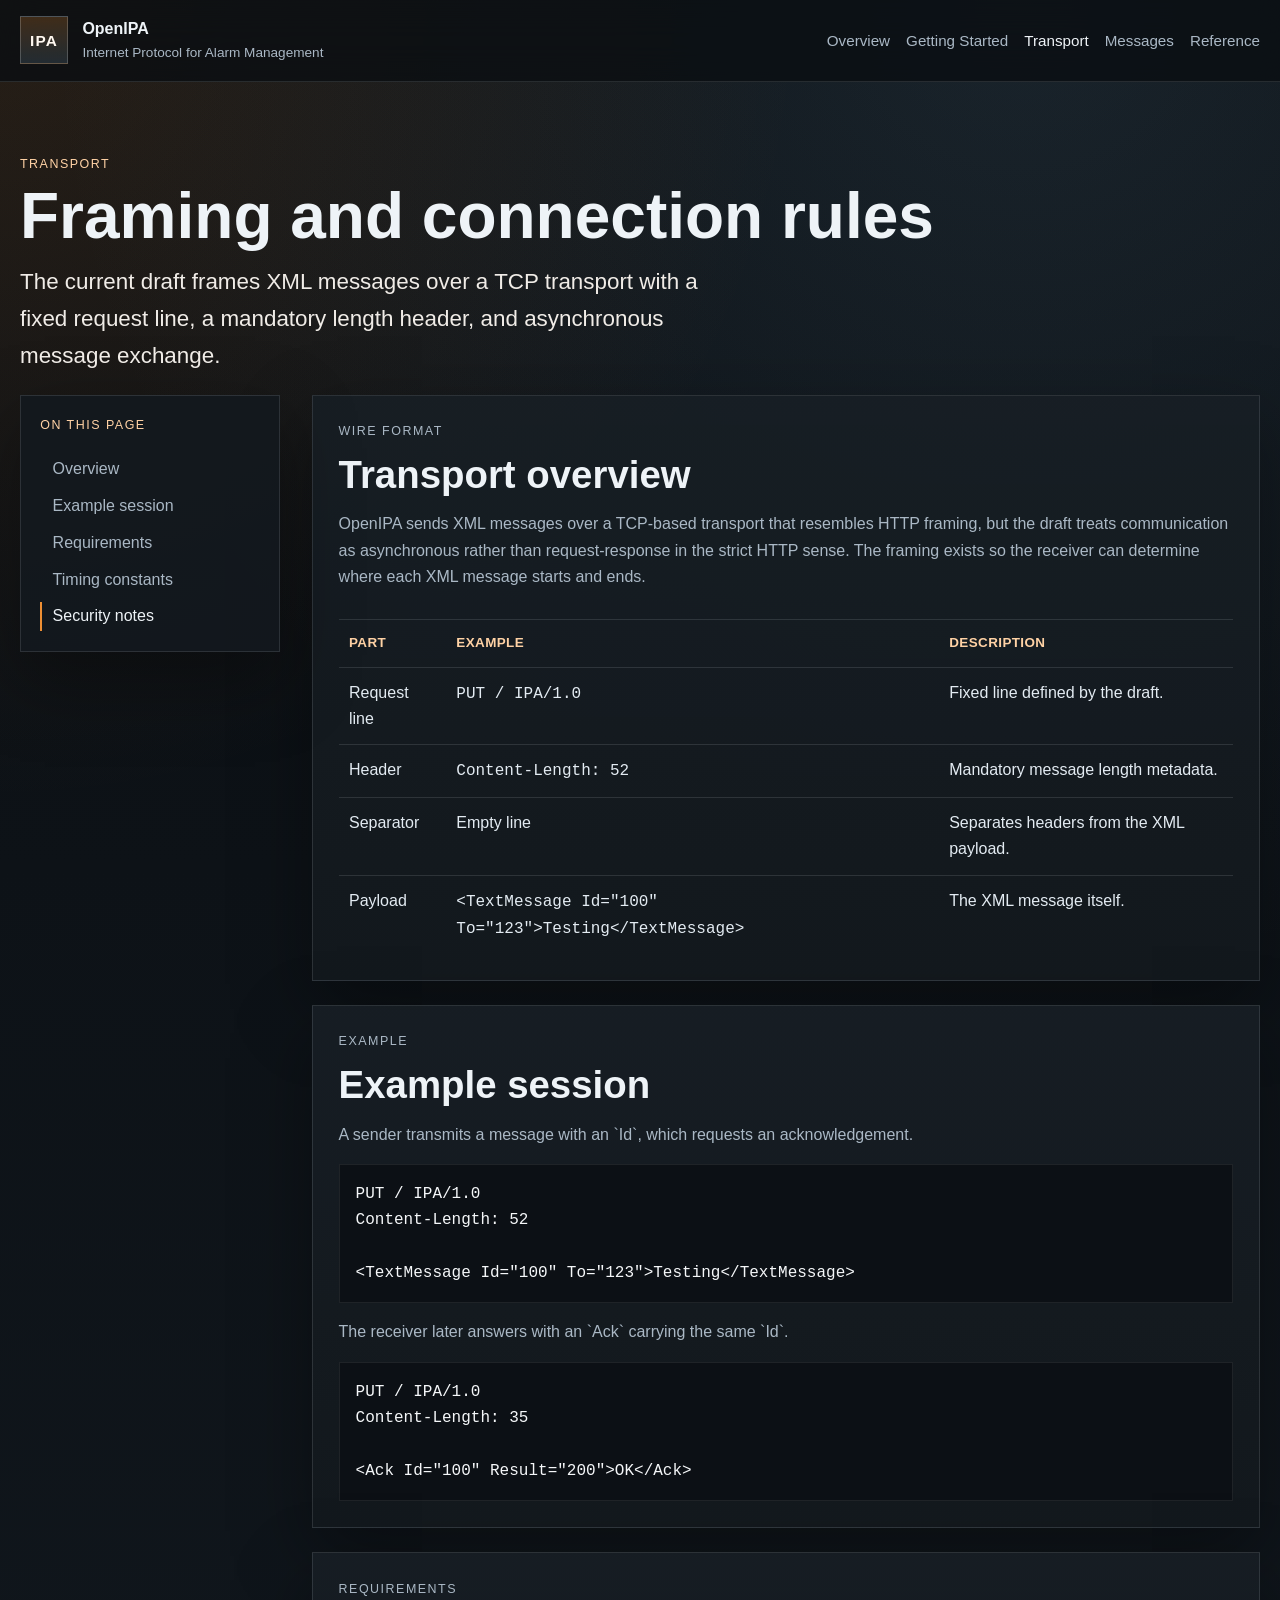
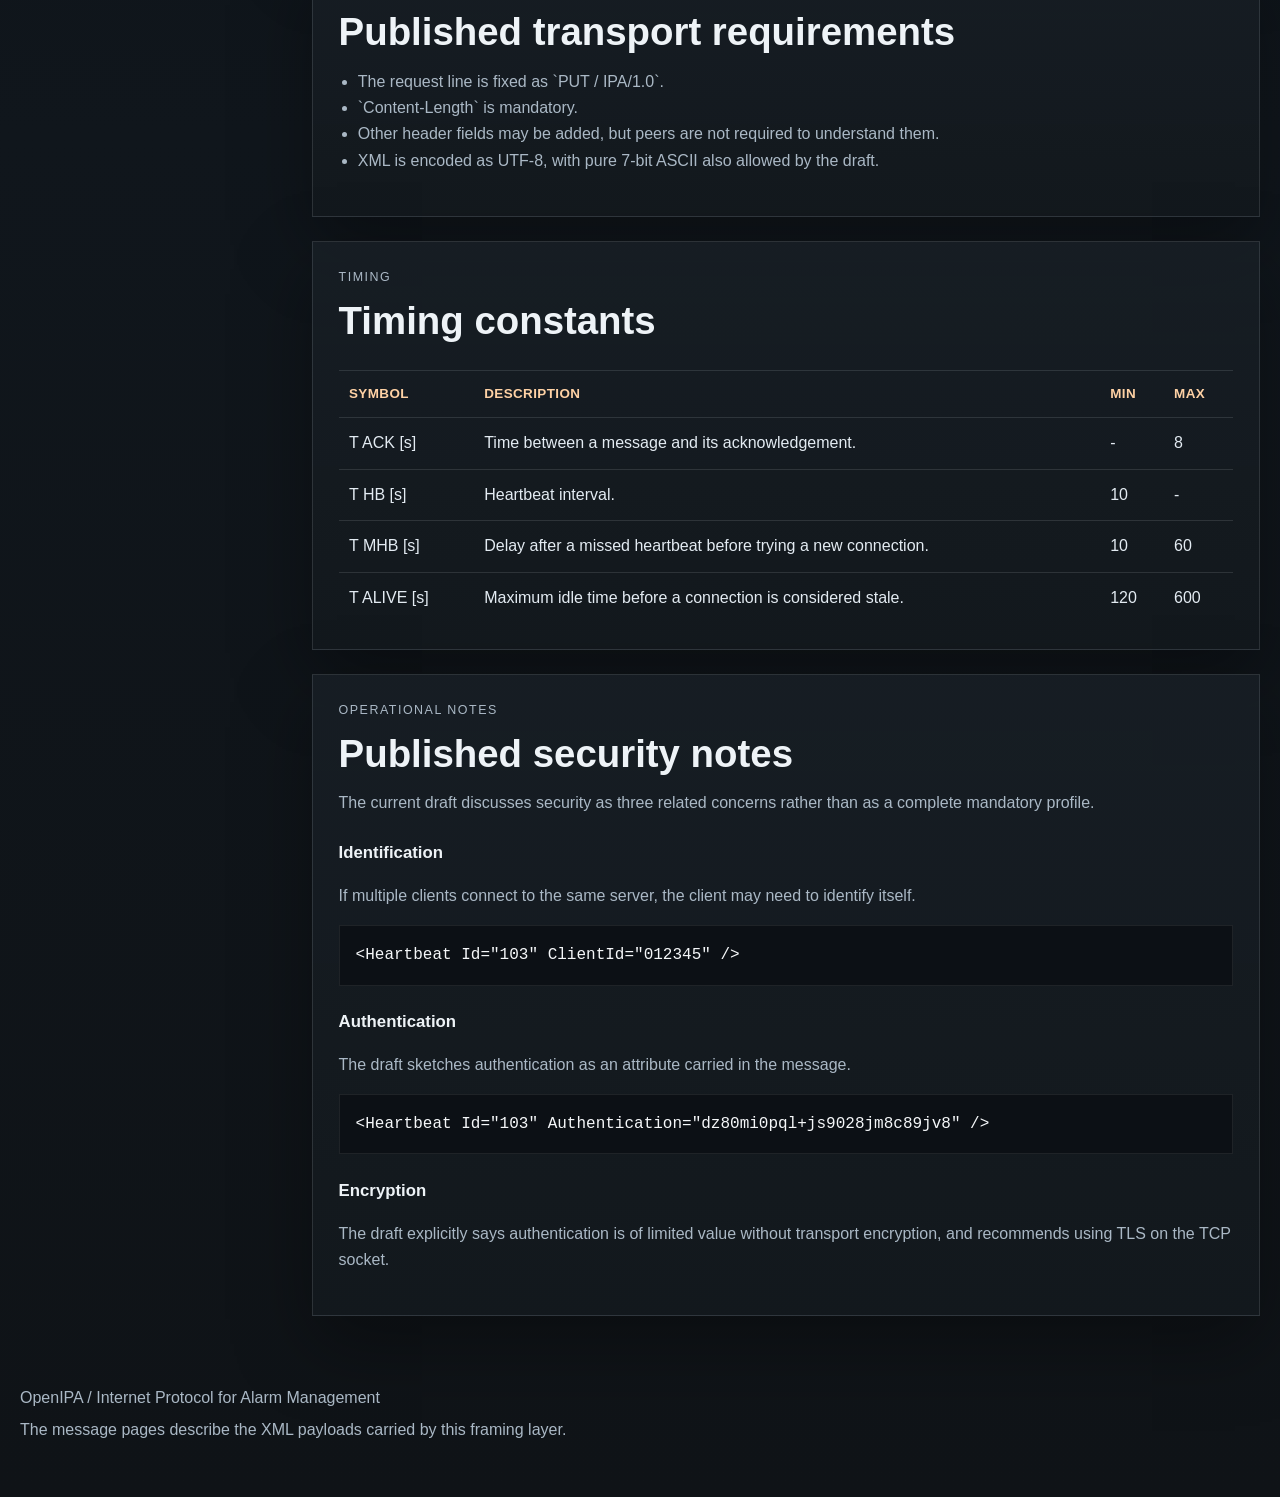
<file: docs/transport.html>
<!DOCTYPE html>
<html lang="en">
<head>
  <meta charset="utf-8">
  <meta name="viewport" content="width=device-width, initial-scale=1">
  <title>OpenIPA | Transport</title>
  <meta name="description" content="OpenIPA transport framing, timing constants, and published security notes.">
  <link rel="stylesheet" href="../assets/styles.css">
</head>
<body>
  <header class="site-header">
    <a class="brand" href="../index.html" aria-label="OpenIPA home">
      <span class="brand-mark">IPA</span>
      <span class="brand-copy">
        <strong>OpenIPA</strong>
        <span>Internet Protocol for Alarm Management</span>
      </span>
    </a>
    <nav class="top-nav" aria-label="Primary">
      <a href="../index.html">Overview</a>
      <a href="getting-started.html">Getting Started</a>
      <a href="transport.html">Transport</a>
      <a href="messages.html">Messages</a>
      <a href="reference.html">Reference</a>
    </nav>
    <button class="nav-toggle" type="button" aria-expanded="false" aria-controls="site-nav" data-nav-toggle>Menu</button>
  </header>

  <nav class="mobile-nav" id="site-nav" aria-label="Mobile" data-mobile-nav>
    <a href="../index.html">Overview</a>
    <a href="getting-started.html">Getting Started</a>
    <a href="transport.html">Transport</a>
    <a href="messages.html">Messages</a>
    <a href="reference.html">Reference</a>
  </nav>

  <main class="docs-main">
    <section class="page-intro">
      <p class="eyebrow">Transport</p>
      <h1>Framing and connection rules</h1>
      <p>The current draft frames XML messages over a TCP transport with a fixed request line, a mandatory length header, and asynchronous message exchange.</p>
    </section>

    <section class="content-shell">
      <aside class="toc" data-page-nav>
        <p class="toc-title">On this page</p>
        <a href="#transport-overview">Overview</a>
        <a href="#session">Example session</a>
        <a href="#requirements">Requirements</a>
        <a href="#timing">Timing constants</a>
        <a href="#security">Security notes</a>
      </aside>

      <div class="content-flow">
        <section class="panel" id="transport-overview">
          <p class="section-kicker">Wire format</p>
          <h2>Transport overview</h2>
          <p>OpenIPA sends XML messages over a TCP-based transport that resembles HTTP framing, but the draft treats communication as asynchronous rather than request-response in the strict HTTP sense. The framing exists so the receiver can determine where each XML message starts and ends.</p>
          <div class="table-wrap">
            <table>
              <thead>
                <tr>
                  <th>Part</th>
                  <th>Example</th>
                  <th>Description</th>
                </tr>
              </thead>
              <tbody>
                <tr>
                  <td>Request line</td>
                  <td><code>PUT / IPA/1.0</code></td>
                  <td>Fixed line defined by the draft.</td>
                </tr>
                <tr>
                  <td>Header</td>
                  <td><code>Content-Length: 52</code></td>
                  <td>Mandatory message length metadata.</td>
                </tr>
                <tr>
                  <td>Separator</td>
                  <td>Empty line</td>
                  <td>Separates headers from the XML payload.</td>
                </tr>
                <tr>
                  <td>Payload</td>
                  <td><code>&lt;TextMessage Id="100" To="123"&gt;Testing&lt;/TextMessage&gt;</code></td>
                  <td>The XML message itself.</td>
                </tr>
              </tbody>
            </table>
          </div>
        </section>

        <section class="panel" id="session">
          <p class="section-kicker">Example</p>
          <h2>Example session</h2>
          <p>A sender transmits a message with an `Id`, which requests an acknowledgement.</p>
          <pre><code>PUT / IPA/1.0
Content-Length: 52

&lt;TextMessage Id="100" To="123"&gt;Testing&lt;/TextMessage&gt;</code></pre>
          <p>The receiver later answers with an `Ack` carrying the same `Id`.</p>
          <pre><code>PUT / IPA/1.0
Content-Length: 35

&lt;Ack Id="100" Result="200"&gt;OK&lt;/Ack&gt;</code></pre>
        </section>

        <section class="panel" id="requirements">
          <p class="section-kicker">Requirements</p>
          <h2>Published transport requirements</h2>
          <ul>
            <li>The request line is fixed as `PUT / IPA/1.0`.</li>
            <li>`Content-Length` is mandatory.</li>
            <li>Other header fields may be added, but peers are not required to understand them.</li>
            <li>XML is encoded as UTF-8, with pure 7-bit ASCII also allowed by the draft.</li>
          </ul>
        </section>

        <section class="panel" id="timing">
          <p class="section-kicker">Timing</p>
          <h2>Timing constants</h2>
          <div class="table-wrap">
            <table>
              <thead>
                <tr>
                  <th>Symbol</th>
                  <th>Description</th>
                  <th>Min</th>
                  <th>Max</th>
                </tr>
              </thead>
              <tbody>
                <tr><td>T ACK [s]</td><td>Time between a message and its acknowledgement.</td><td>-</td><td>8</td></tr>
                <tr><td>T HB [s]</td><td>Heartbeat interval.</td><td>10</td><td>-</td></tr>
                <tr><td>T MHB [s]</td><td>Delay after a missed heartbeat before trying a new connection.</td><td>10</td><td>60</td></tr>
                <tr><td>T ALIVE [s]</td><td>Maximum idle time before a connection is considered stale.</td><td>120</td><td>600</td></tr>
              </tbody>
            </table>
          </div>
        </section>

        <section class="panel" id="security">
          <p class="section-kicker">Operational notes</p>
          <h2>Published security notes</h2>
          <p>The current draft discusses security as three related concerns rather than as a complete mandatory profile.</p>
          <h3>Identification</h3>
          <p>If multiple clients connect to the same server, the client may need to identify itself.</p>
          <pre><code>&lt;Heartbeat Id="103" ClientId="012345" /&gt;</code></pre>
          <h3>Authentication</h3>
          <p>The draft sketches authentication as an attribute carried in the message.</p>
          <pre><code>&lt;Heartbeat Id="103" Authentication="dz80mi0pql+js9028jm8c89jv8" /&gt;</code></pre>
          <h3>Encryption</h3>
          <p>The draft explicitly says authentication is of limited value without transport encryption, and recommends using TLS on the TCP socket.</p>
        </section>
      </div>
    </section>
  </main>

  <footer class="site-footer">
    <p>OpenIPA / Internet Protocol for Alarm Management</p>
    <p>The message pages describe the XML payloads carried by this framing layer.</p>
  </footer>

  <script src="../assets/app.js"></script>
</body>
</html>
</file>
<file: assets/styles.css>
:root {
  --bg: #0f1317;
  --panel: rgba(23, 30, 36, 0.92);
  --panel-strong: rgba(18, 24, 29, 0.96);
  --panel-soft: rgba(19, 25, 31, 0.86);
  --line: rgba(226, 232, 240, 0.12);
  --line-strong: rgba(255, 255, 255, 0.18);
  --text: #eef3f7;
  --muted: #aab8c5;
  --accent: #ee8f34;
  --accent-soft: #ffd2a5;
  --cool: #78a7c6;
  --shadow: 0 28px 72px rgba(0, 0, 0, 0.34);
  --max: 1260px;
  --header-h: 76px;
}

* {
  box-sizing: border-box;
}

html {
  scroll-behavior: smooth;
}

body {
  margin: 0;
  color: var(--text);
  font-family: "Segoe UI", "Helvetica Neue", "Arial Nova", Arial, sans-serif;
  line-height: 1.65;
  background:
    radial-gradient(circle at top left, rgba(238, 143, 52, 0.13), transparent 24%),
    radial-gradient(circle at 80% 0%, rgba(120, 167, 198, 0.14), transparent 30%),
    linear-gradient(180deg, #0a0e12 0%, #10161c 56%, #0f1317 100%);
}

a {
  color: var(--accent-soft);
  text-decoration: none;
}

a:hover {
  color: #fff4e8;
}

img {
  display: block;
  max-width: 100%;
}

code,
pre {
  font-family: "SFMono-Regular", Consolas, "Liberation Mono", Menlo, monospace;
}

.intro-band,
.home-grid,
.page-intro,
.content-shell,
.site-footer {
  width: min(var(--max), calc(100% - 2.5rem));
  margin: 0 auto;
}

.site-header {
  position: sticky;
  top: 0;
  z-index: 50;
  display: flex;
  align-items: center;
  justify-content: space-between;
  gap: 1rem;
  min-height: var(--header-h);
  width: 100%;
  margin: 0;
  padding: 1rem max(1.25rem, calc((100vw - var(--max)) / 2));
  background: rgba(10, 14, 18, 0.8);
  backdrop-filter: blur(18px);
  border-bottom: 1px solid var(--line);
}

.brand {
  display: flex;
  align-items: center;
  gap: 0.9rem;
  color: var(--text);
  min-width: 0;
}

.brand-mark {
  display: inline-flex;
  align-items: center;
  justify-content: center;
  width: 3rem;
  height: 3rem;
  border: 1px solid rgba(255, 255, 255, 0.2);
  background: linear-gradient(180deg, rgba(238, 143, 52, 0.22), rgba(120, 167, 198, 0.18));
  color: #fff8f0;
  font-size: 0.96rem;
  font-weight: 700;
  letter-spacing: 0.08em;
}

.brand-copy {
  display: flex;
  flex-direction: column;
  min-width: 0;
}

.brand-copy strong {
  font-size: 1rem;
}

.brand-copy span:last-child {
  color: var(--muted);
  font-size: 0.85rem;
}

.top-nav,
.mobile-nav {
  display: flex;
  gap: 1rem;
  flex-wrap: wrap;
}

.top-nav {
  justify-content: flex-end;
}

.top-nav a,
.mobile-nav a {
  color: var(--muted);
  font-size: 0.95rem;
}

.top-nav a.is-current,
.mobile-nav a.is-current,
.top-nav a:hover,
.mobile-nav a:hover {
  color: var(--text);
}

.nav-toggle {
  display: none;
  border: 1px solid var(--line);
  background: rgba(255, 255, 255, 0.04);
  color: var(--text);
  padding: 0.7rem 0.95rem;
  font: inherit;
}

.mobile-nav {
  display: none;
  width: 100%;
  margin: 0;
  padding: 0.9rem max(1.25rem, calc((100vw - var(--max)) / 2)) 1.2rem;
  border-bottom: 1px solid var(--line);
}

.mobile-nav.open {
  display: flex;
}

.hero {
  position: relative;
  overflow: clip;
}

.hero-home {
  min-height: calc(100svh - var(--header-h));
}

.hero-media,
.hero-overlay {
  position: absolute;
  inset: 0;
}

.hero-media img {
  width: 100%;
  height: 100%;
  object-fit: cover;
  object-position: center;
  transform: scale(1.04);
  filter: saturate(0.9) contrast(1.06);
}

.hero-overlay {
  background:
    linear-gradient(90deg, rgba(7, 10, 14, 0.84) 0%, rgba(7, 10, 14, 0.66) 44%, rgba(7, 10, 14, 0.22) 100%),
    linear-gradient(180deg, rgba(7, 10, 14, 0.18) 0%, rgba(7, 10, 14, 0.62) 100%);
}

.hero-content,
.page-intro {
  position: relative;
  z-index: 1;
  width: min(var(--max), calc(100% - 2.5rem));
  margin: 0 auto;
}

.hero-content {
  padding: 8rem 0 5rem;
}

.page-intro {
  padding: 4.5rem 0 1.25rem;
}

.eyebrow,
.section-kicker,
.toc-title {
  margin: 0 0 0.75rem;
  color: var(--accent-soft);
  text-transform: uppercase;
  letter-spacing: 0.12em;
  font-size: 0.78rem;
}

.hero h1,
.page-intro h1 {
  margin: 0;
  line-height: 0.96;
}

.hero h1 {
  max-width: 8ch;
  font-size: clamp(3.8rem, 9vw, 7.2rem);
}

.page-intro h1 {
  font-size: clamp(2.5rem, 5vw, 4rem);
}

.hero-text,
.page-intro p:last-child {
  max-width: 44rem;
  margin: 1rem 0 0;
  font-size: clamp(1.1rem, 2vw, 1.4rem);
  color: #f0ece7;
}

.hero-actions {
  display: flex;
  gap: 0.9rem;
  flex-wrap: wrap;
  margin-top: 1.8rem;
}

.button {
  display: inline-flex;
  align-items: center;
  justify-content: center;
  min-height: 2.9rem;
  padding: 0.8rem 1.15rem;
  border: 1px solid transparent;
  font-weight: 600;
}

.button-primary {
  background: var(--accent);
  color: #23150a;
}

.button-primary:hover {
  color: #150d06;
  background: #ffaa56;
}

.button-secondary {
  border-color: rgba(255, 255, 255, 0.26);
  background: rgba(255, 255, 255, 0.06);
  color: var(--text);
}

.status-strip {
  display: grid;
  grid-template-columns: repeat(3, minmax(0, 1fr));
  gap: 1rem;
  max-width: 52rem;
  margin: 2.3rem 0 0;
  padding: 0;
}

.status-strip div,
.intro-list div,
.glance-grid div {
  padding-top: 1rem;
  border-top: 1px solid var(--line-strong);
}

.status-strip dt {
  color: var(--muted);
  font-size: 0.8rem;
  text-transform: uppercase;
  letter-spacing: 0.08em;
}

.status-strip dd {
  margin: 0.25rem 0 0;
  font-size: 1rem;
}

.intro-band {
  display: grid;
  grid-template-columns: 1.2fr 1fr;
  gap: 2rem;
  padding: 4rem 0 2rem;
}

.intro-copy h2,
.panel h2 {
  margin: 0 0 1rem;
  line-height: 1.08;
}

.intro-copy h2 {
  font-size: clamp(2rem, 4vw, 3rem);
}

.intro-copy p,
.intro-list p,
.panel p,
.panel li,
.site-footer,
.toc a {
  color: var(--muted);
}

.intro-list,
.content-flow,
.home-grid {
  display: grid;
  gap: 1.5rem;
}

.home-grid {
  padding: 0 0 4rem;
}

.content-shell {
  display: grid;
  grid-template-columns: 260px minmax(0, 1fr);
  gap: 2rem;
  padding: 0 0 4rem;
}

.toc {
  position: sticky;
  top: calc(var(--header-h) + 1rem);
  align-self: start;
  display: grid;
  gap: 0.45rem;
  padding: 1.2rem;
  background: var(--panel-soft);
  border: 1px solid var(--line);
  box-shadow: var(--shadow);
}

.toc a {
  padding: 0.1rem 0 0.1rem 0.65rem;
  border-left: 2px solid transparent;
}

.toc a.active,
.toc a:hover {
  color: var(--text);
  border-left-color: var(--accent);
}

.panel {
  padding: 1.6rem;
  background: linear-gradient(180deg, var(--panel), var(--panel-strong));
  border: 1px solid var(--line);
  box-shadow: var(--shadow);
}

.panel h2 {
  font-size: clamp(1.7rem, 3vw, 2.5rem);
  color: var(--text);
}

.panel h3 {
  margin: 1.4rem 0 0.55rem;
  font-size: 1.05rem;
  color: var(--text);
}

.panel p:first-of-type,
.panel ul:first-of-type {
  margin-top: 0;
}

.glance-grid,
.card-grid {
  display: grid;
  grid-template-columns: repeat(2, minmax(0, 1fr));
  gap: 1rem;
}

.doc-card {
  display: block;
  padding: 1.1rem;
  border: 1px solid var(--line);
  background: rgba(255, 255, 255, 0.02);
  color: inherit;
}

.doc-card h3 {
  margin: 0 0 0.55rem;
}

.doc-card p {
  margin: 0;
}

.panel-slim {
  max-width: 36rem;
}

pre {
  margin: 0.9rem 0 0;
  padding: 1rem;
  overflow-x: auto;
  border: 1px solid rgba(255, 255, 255, 0.08);
  background: #0c1015;
  color: #f5f7f9;
}

.table-wrap {
  overflow-x: auto;
}

table {
  width: 100%;
  border-collapse: collapse;
  margin-top: 0.8rem;
}

th,
td {
  border-top: 1px solid var(--line);
  padding: 0.75rem 0.65rem;
  vertical-align: top;
  text-align: left;
}

thead th {
  color: var(--accent-soft);
  font-size: 0.84rem;
  letter-spacing: 0.03em;
  text-transform: uppercase;
}

tbody td {
  color: #e3ebf2;
}

ul {
  padding-left: 1.2rem;
}

.changes-grid {
  display: flex;
  flex-wrap: wrap;
  gap: 0.55rem;
  margin-top: 1rem;
}

.changes-grid span {
  border: 1px solid rgba(255, 255, 255, 0.13);
  padding: 0.45rem 0.65rem;
  color: #d9e3ec;
  background: rgba(255, 255, 255, 0.03);
}

.site-footer {
  padding: 0 0 3rem;
}

.site-footer p {
  margin: 0.35rem 0;
}

@media (max-width: 1080px) {
  .top-nav {
    display: none;
  }

  .nav-toggle {
    display: inline-flex;
  }

  .intro-band,
  .content-shell,
  .glance-grid,
  .card-grid {
    grid-template-columns: 1fr;
  }

  .toc {
    position: static;
  }
}

@media (max-width: 720px) {
  .intro-band,
  .home-grid,
  .page-intro,
  .content-shell,
  .site-footer,
  .hero-content {
    width: min(var(--max), calc(100% - 1.25rem));
  }

  .site-header {
    padding: 0.9rem 0.625rem;
  }

  .mobile-nav {
    padding: 0.9rem 0.625rem 1.2rem;
  }

  .hero-content {
    padding: 6rem 0 3.5rem;
  }

  .status-strip {
    grid-template-columns: 1fr;
  }

  .panel {
    padding: 1.15rem;
  }
}
</file>
